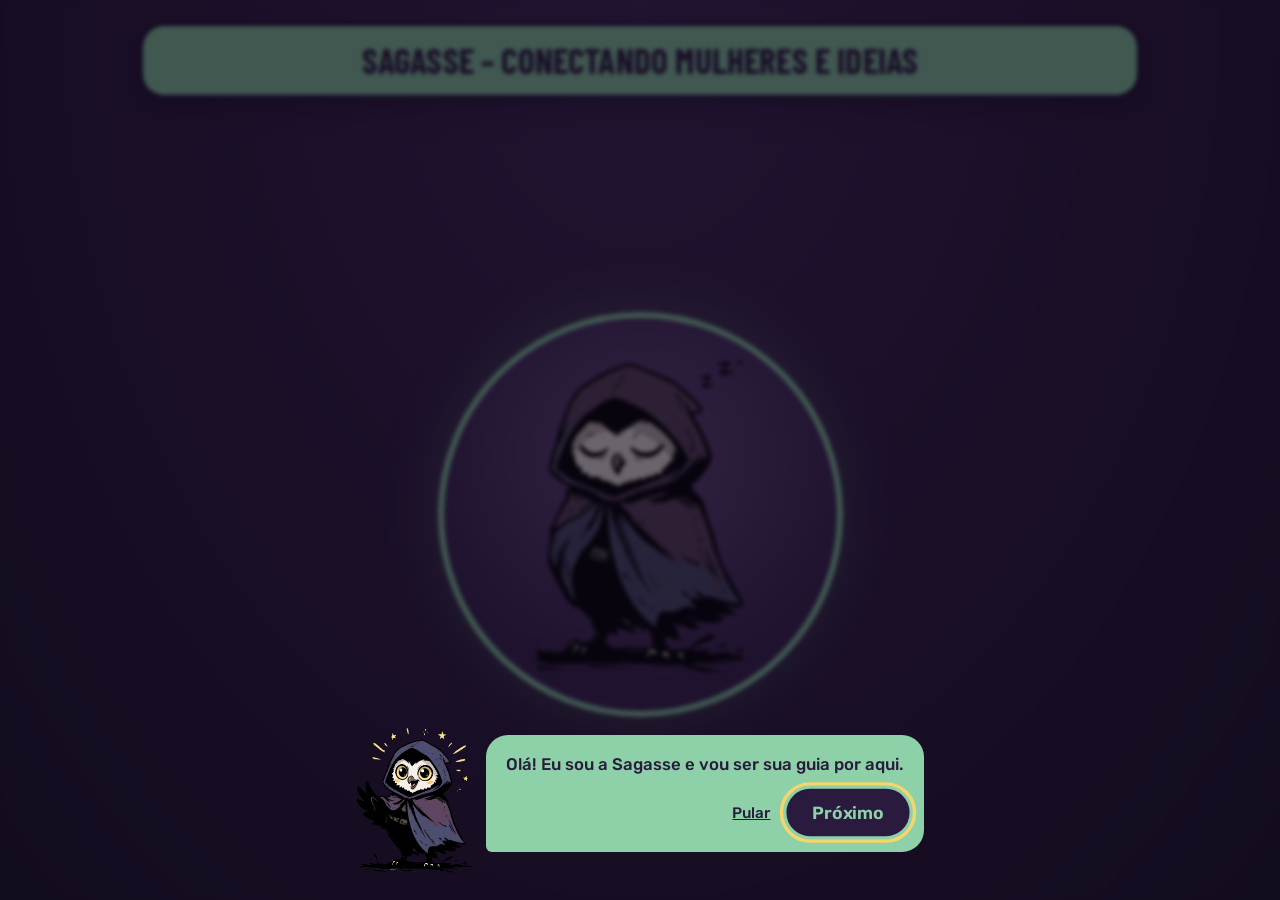
<file: index.html>
<!DOCTYPE html>
<html lang="pt-BR">
<head>
  <meta charset="UTF-8">
  <meta name="viewport" content="width=device-width, initial-scale=1">
  <title>Sagasse – Mulheres que transformaram a tecnologia</title>
  <meta name="description" content="Inspire-se com as pioneiras que moldaram o mundo digital.">
  <link rel="icon" type="image/png" href="./imgs/iconssagassemini.png">
  <link rel="preconnect" href="https://fonts.googleapis.com">
  <link rel="preconnect" href="https://fonts.gstatic.com" crossorigin>
  <link href="https://fonts.googleapis.com/css2?family=Barlow+Condensed:wght@700&family=Rubik:wght@400;500;600&display=swap" rel="stylesheet">
  <link rel="stylesheet" href="./css/style.css">
  <!-- Preloader só aparece na 1ª visita da sessão (volta à home não repete) -->
  <script>try{if(sessionStorage.getItem('sagassePre'))document.documentElement.classList.add('sem-pre')}catch(e){}</script>
</head>
<body class="pg-home">
  <!-- TÍTULO DO TOPO (style.css › [SG8]) -->
  <h1 class="titulo-home">Sagasse – conectando mulheres e ideias</h1>

  <!-- PRELOADER: círculo sobe de baixo até o centro e expande mostrando a Sagasse (style.css › [SG2]) -->
  <div class="preloader" id="preloader" aria-hidden="true">
    <div class="pre-circulo"><img src="./imgsquiz/sagasseDormindo.png" alt=""></div>
  </div>

  <!-- HUB: botão grande da Sagasse + opções que flutuam ao redor quando ela acorda (style.css › [SG3] e [SG4]) -->
  <main class="hub" id="hub">
    <div class="orbita" aria-hidden="true"></div>

    <!-- OPÇÕES (antes ficavam na barra lateral). Para mudar a posição use --ux/--uy (-1 a 1) -->
    <ul class="opcoes" id="opcoes" aria-label="Menu principal">
      <li class="opt" style="--i:0;--ux:0;--uy:-1;--ring:var(--mint)">
        <div class="flut"><a class="anim sg-opt" href="./pagesHome/historias.html"><span class="sg-ico"><svg viewBox="0 0 24 24" aria-hidden="true"><path d="M2 5.5C4.5 4 8 4 12 6c4-2 7.5-2 10-.5V19c-2.5-1.5-6-1.5-10 .5-4-2-7.5-2-10-.5z"/><path d="M12 6v13.5"/></svg></span><span class="sg-rotulo">Histórias delas</span></a></div>
      </li>
      <li class="opt" style="--i:1;--ux:0.951;--uy:-0.309;--ring:var(--gold)">
        <div class="flut"><a class="anim sg-opt" href="./pagesHome/chat.html"><span class="sg-ico"><svg viewBox="0 0 24 24" aria-hidden="true"><path d="M21 12a8 8 0 0 1-11.8 7L4 20.5 5.5 16A8 8 0 1 1 21 12z"/></svg></span><span class="sg-rotulo">Chat</span></a></div>
      </li>
      <li class="opt" style="--i:2;--ux:0.588;--uy:0.809;--ring:#c8b6ff">
        <div class="flut"><a class="anim sg-opt" href="./pagesHome/cursos.html"><span class="sg-ico"><svg viewBox="0 0 24 24" aria-hidden="true"><path d="M2 9l10-5 10 5-10 5z"/><path d="M6 11.5V16c0 1.5 3 3 6 3s6-1.5 6-3v-4.5"/><path d="M22 9v6"/></svg></span><span class="sg-rotulo">Cursos</span></a></div>
      </li>
      <li class="opt" style="--i:3;--ux:-0.588;--uy:0.809;--ring:var(--mint)">
        <div class="flut"><a class="anim sg-opt" href="./pagesHome/quiz.html"><span class="sg-ico"><svg viewBox="0 0 24 24" aria-hidden="true"><circle cx="12" cy="12" r="9"/><path d="M9.5 9.5a2.5 2.5 0 1 1 3.5 2.3c-.7.4-1 .9-1 1.7"/><path d="M12 17h.01"/></svg></span><span class="sg-rotulo">Quiz</span></a></div>
      </li>
      <li class="opt" style="--i:4;--ux:-0.951;--uy:-0.309;--ring:var(--gold)">
        <div class="flut"><a class="anim sg-opt" href="#"><span class="sg-ico"><svg viewBox="0 0 24 24" aria-hidden="true"><path d="M12.22 2h-.44a2 2 0 0 0-2 2v.18a2 2 0 0 1-1 1.73l-.43.25a2 2 0 0 1-2 0l-.15-.08a2 2 0 0 0-2.73.73l-.22.38a2 2 0 0 0 .73 2.73l.15.1a2 2 0 0 1 1 1.72v.51a2 2 0 0 1-1 1.74l-.15.09a2 2 0 0 0-.73 2.73l.22.38a2 2 0 0 0 2.73.73l.15-.08a2 2 0 0 1 2 0l.43.25a2 2 0 0 1 1 1.73V20a2 2 0 0 0 2 2h.44a2 2 0 0 0 2-2v-.18a2 2 0 0 1 1-1.73l.43-.25a2 2 0 0 1 2 0l.15.08a2 2 0 0 0 2.73-.73l.22-.39a2 2 0 0 0-.73-2.73l-.15-.08a2 2 0 0 1-1-1.74v-.5a2 2 0 0 1 1-1.74l.15-.09a2 2 0 0 0 .73-2.73l-.22-.38a2 2 0 0 0-2.73-.73l-.15.08a2 2 0 0 1-2 0l-.43-.25a2 2 0 0 1-1-1.73V4a2 2 0 0 0-2-2z"/><circle cx="12" cy="12" r="3"/></svg></span><span class="sg-rotulo">Configurações</span></a></div>
      </li>
    </ul>

    <!-- BOTÃO DA SAGASSE (dormindo → acordada ao clicar) -->
    <button class="anim sagasse-btn" id="sagasseBtn" type="button" aria-expanded="false" aria-controls="opcoes" aria-label="Acordar a Sagasse e abrir o menu">
      <span class="eco"></span><span class="eco"></span>
      <span class="respira">
        <span class="disco">
          <img class="img-dorme" src="./imgsquiz/sagasseDormindo.png" alt="Sagasse dormindo">
          <img class="img-acorda" src="./imgsquiz/sagasseRadiante.png" alt="Sagasse acordada">
        </span>
      </span>
    </button>
  </main>

  <!-- TUTORIAL (só na 1ª visita; texto dos passos em js/sagasse.js) -->
  <div class="tutorial" id="tutorial" role="dialog" aria-modal="true" aria-label="Tutorial da Sagasse" hidden>
    <div class="tut-card">
      <img class="tut-avatar" src="./imgsquiz/sagasseRadiante.png" alt="Sagasse">
      <div class="tut-fala">
        <p id="tutTexto"></p>
        <div class="tut-acoes">
          <button class="anim tut-pular" id="tutPular" type="button">Pular</button>
          <button class="anim tut-prox" id="tutProx" type="button">Próximo</button>
        </div>
      </div>
    </div>
  </div>

  <script src="./js/script.js"></script>
  <script src="./js/sagasse.js"></script>
</body>
</html>
</file>
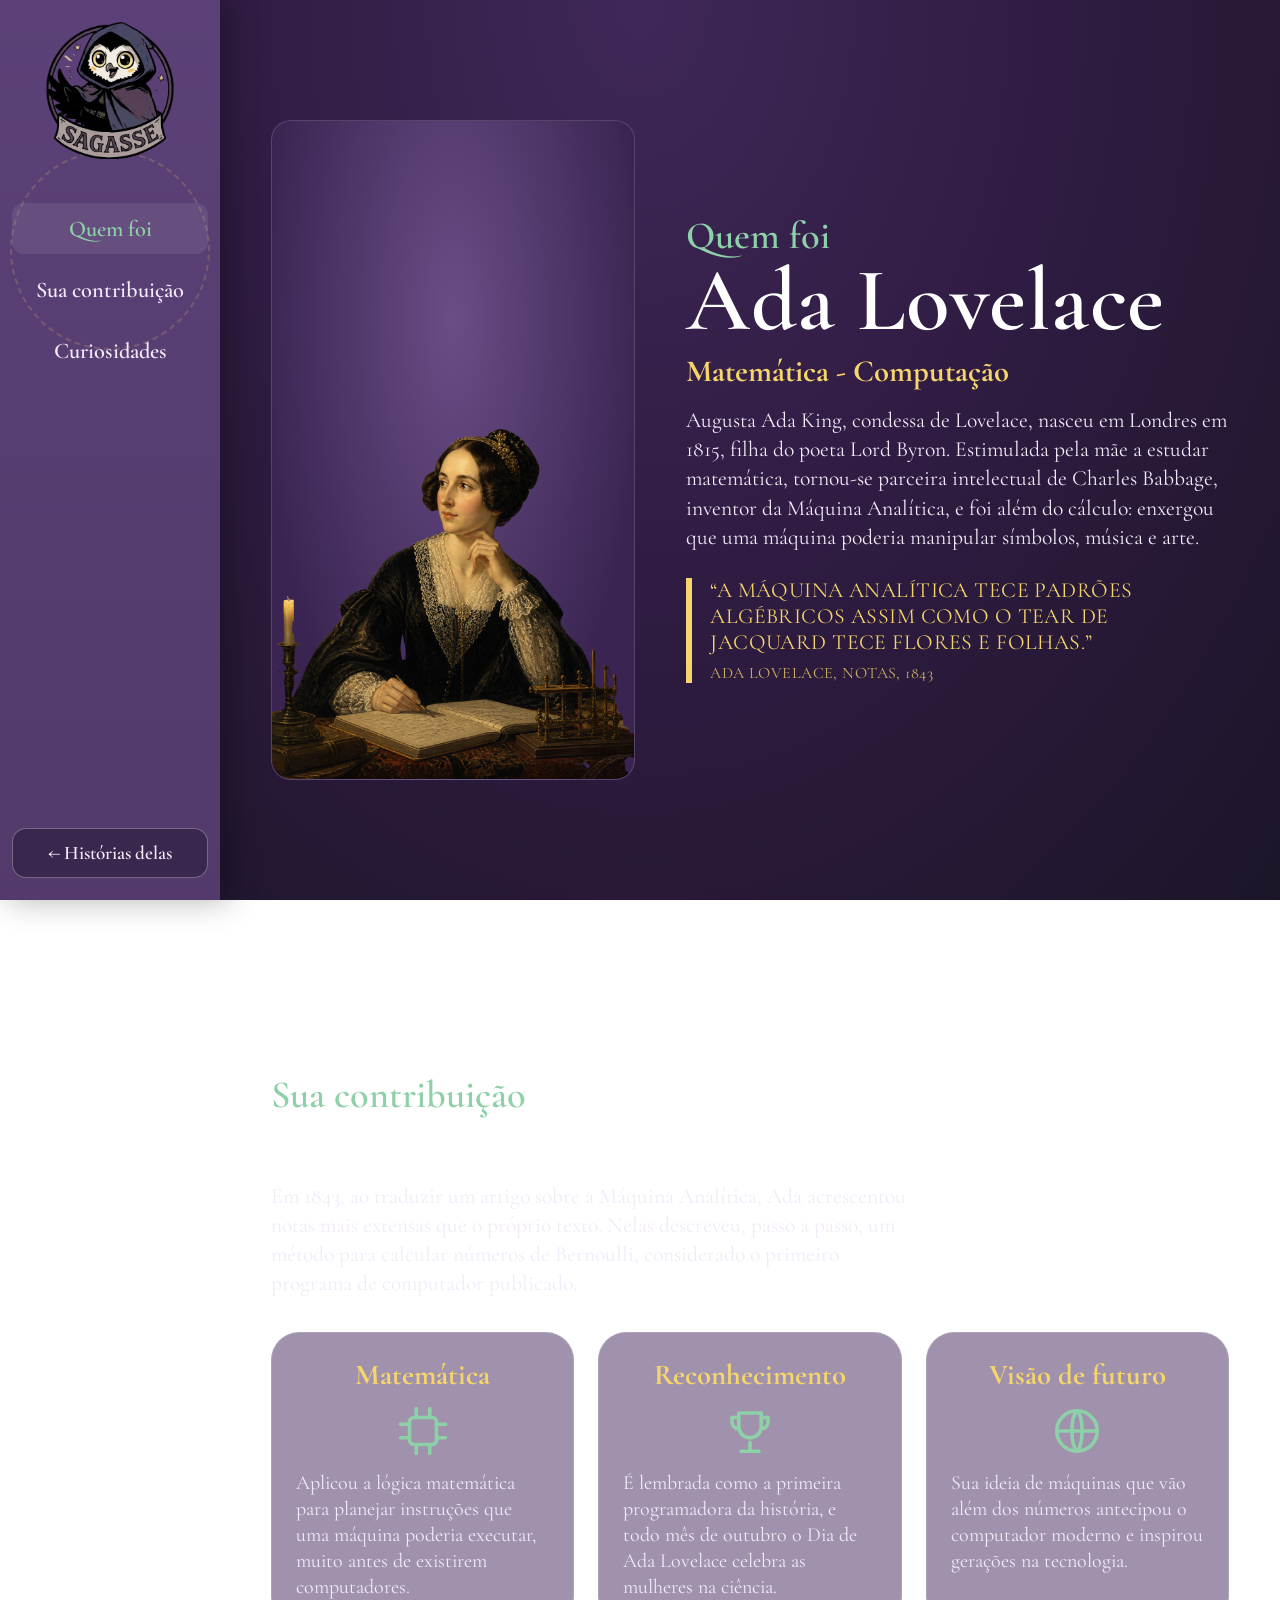
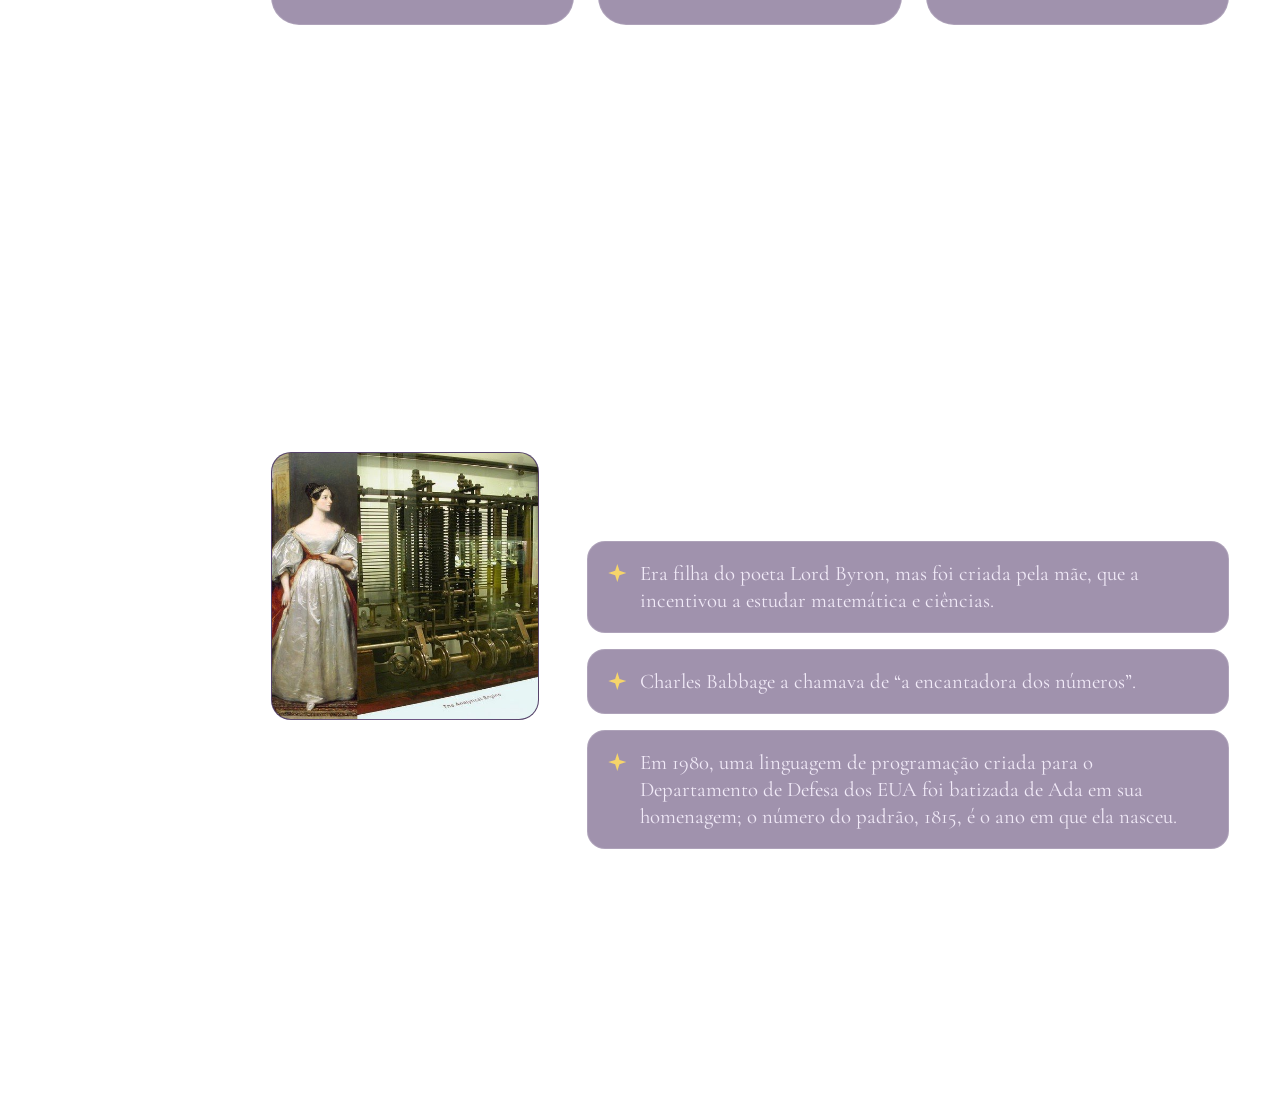
<file: pagesDelas/Adapage.html>
<!DOCTYPE html>
<html lang="pt-BR">
<head>
  <meta charset="UTF-8">
  <meta name="viewport" content="width=device-width, initial-scale=1">
  <title>Ada Lovelace – Sagasse</title>
   <link rel="icon" type="image/png" href="../imgs/iconssagassemini.png">
  <link rel="preconnect" href="https://fonts.googleapis.com">
  <link rel="preconnect" href="https://fonts.gstatic.com" crossorigin>
  <link href="https://fonts.googleapis.com/css2?family=Cormorant+Garamond:wght@500;600;700&family=Rubik:wght@400;500;600&display=swap" rel="stylesheet">
  <link rel="stylesheet" href="../css/style.css">
</head>
<body class="pg-dedicada">

  <!-- BARRA LATERAL FIXA — estilos em style.css › [3] BARRA LATERAL FIXA -->
  <aside class="lateral">
    <a class="anim logo-lat" href="../index.html" aria-label="Voltar à página inicial"><img src="../imgs/iconssagasselogo.png" alt="Sagasse"></a>
    <nav aria-label="Seções desta página">
      <a class="anim" href="#quem-foi">Quem foi</a>
      <a class="anim" href="#contribuicao">Sua contribuição</a>
      <a class="anim" href="#curiosidades">Curiosidades</a>
    </nav>
    <a class="anim voltar" href="../pagesHome/historias.html">← Histórias delas</a>
  </aside>

  <main>
    <!-- SEÇÃO 1: QUEM FOI — style.css › [4] -->
    <section class="sec quem" id="quem-foi">
      <figure class="retrato"><img src="../imgs/Adahomepage.png" alt="Retrato de Ada Lovelace escrevendo à luz de vela"></figure>
      <div>
        <p class="rotulo">Quem foi</p>
        <h1 class="titulao">Ada Lovelace</h1>
        <p class="areas">Matemática - Computação</p>
        <p class="texto">Augusta Ada King, condessa de Lovelace, nasceu em Londres em 1815, filha do poeta Lord Byron. Estimulada pela mãe a estudar matemática, tornou-se parceira intelectual de Charles Babbage, inventor da Máquina Analítica, e foi além do cálculo: enxergou que uma máquina poderia manipular símbolos, música e arte.</p>
        <blockquote class="citacao">“A Máquina Analítica tece padrões algébricos assim como o tear de Jacquard tece flores e folhas.”<cite>Ada Lovelace, Notas, 1843</cite></blockquote>
      </div>
    </section>

    <!-- SEÇÃO 2: SUA CONTRIBUIÇÃO (para incluir uma imagem, como a máquina do mockup, adicione um <img> aqui) -->
    <section class="sec" id="contribuicao">
      <p class="rotulo">Sua contribuição</p>
      <h2 class="titulao tit-md">O Primeiro Algoritmo</h2>
      <p class="texto">Em 1843, ao traduzir um artigo sobre a Máquina Analítica, Ada acrescentou notas mais extensas que o próprio texto. Nelas descreveu, passo a passo, um método para calcular números de Bernoulli, considerado o primeiro programa de computador publicado.</p>
      <div class="cards3">
        <article class="cartao">
          <h3>Matemática</h3>
          <svg viewBox="0 0 24 24" aria-hidden="true"><rect x="6" y="6" width="12" height="12" rx="2"/><path d="M9 2v4M15 2v4M9 18v4M15 18v4M2 9h4M2 15h4M18 9h4M18 15h4"/></svg>
          <p>Aplicou a lógica matemática para planejar instruções que uma máquina poderia executar, muito antes de existirem computadores.</p>
        </article>
        <article class="cartao">
          <h3>Reconhecimento</h3>
          <svg viewBox="0 0 24 24" aria-hidden="true"><path d="M8 21h8M12 17v4M7 4h10v6a5 5 0 0 1-10 0z"/><path d="M7 6H4v2a3 3 0 0 0 3 3M17 6h3v2a3 3 0 0 1-3 3"/></svg>
          <p>É lembrada como a primeira programadora da história, e todo mês de outubro o Dia de Ada Lovelace celebra as mulheres na ciência.</p>
        </article>
        <article class="cartao">
          <h3>Visão de futuro</h3>
          <svg viewBox="0 0 24 24" aria-hidden="true"><circle cx="12" cy="12" r="9"/><path d="M3 12h18M12 3c3 3 3 15 0 18M12 3c-3 3-3 15 0 18"/></svg>
          <p>Sua ideia de máquinas que vão além dos números antecipou o computador moderno e inspirou gerações na tecnologia.</p>
        </article>
      </div>
    </section>

    <!-- SEÇÃO 3: CURIOSIDADES -->
    <section class="sec curio" id="curiosidades">
      <figure class="retrato"><img src="../imgs/Adacuriosidade.jpeg" alt="Retrato de Ada Lovelace escrevendo à luz de vela"></figure>
      <div>
        <h2 class="titulao tit-md">Curiosidades</h2>
        <ul>
        <li>Era filha do poeta Lord Byron, mas foi criada pela mãe, que a incentivou a estudar matemática e ciências.</li>
        <li>Charles Babbage a chamava de “a encantadora dos números”.</li>
        <li>Em 1980, uma linguagem de programação criada para o Departamento de Defesa dos EUA foi batizada de Ada em sua homenagem; o número do padrão, 1815, é o ano em que ela nasceu.</li>
        </ul>
      </div>
    </section>
  </main>

  <!-- BOTÃO VOLTAR AO TOPO (aparece ao rolar; lógica em script.js) -->
  <button class="anim topo-btn" type="button" aria-label="Voltar ao topo"><svg viewBox="0 0 24 24" aria-hidden="true"><path d="M12 19V5M5 12l7-7 7 7"/></svg></button>

  <script src="../js/script.js"></script>
</body>
</html>
</file>
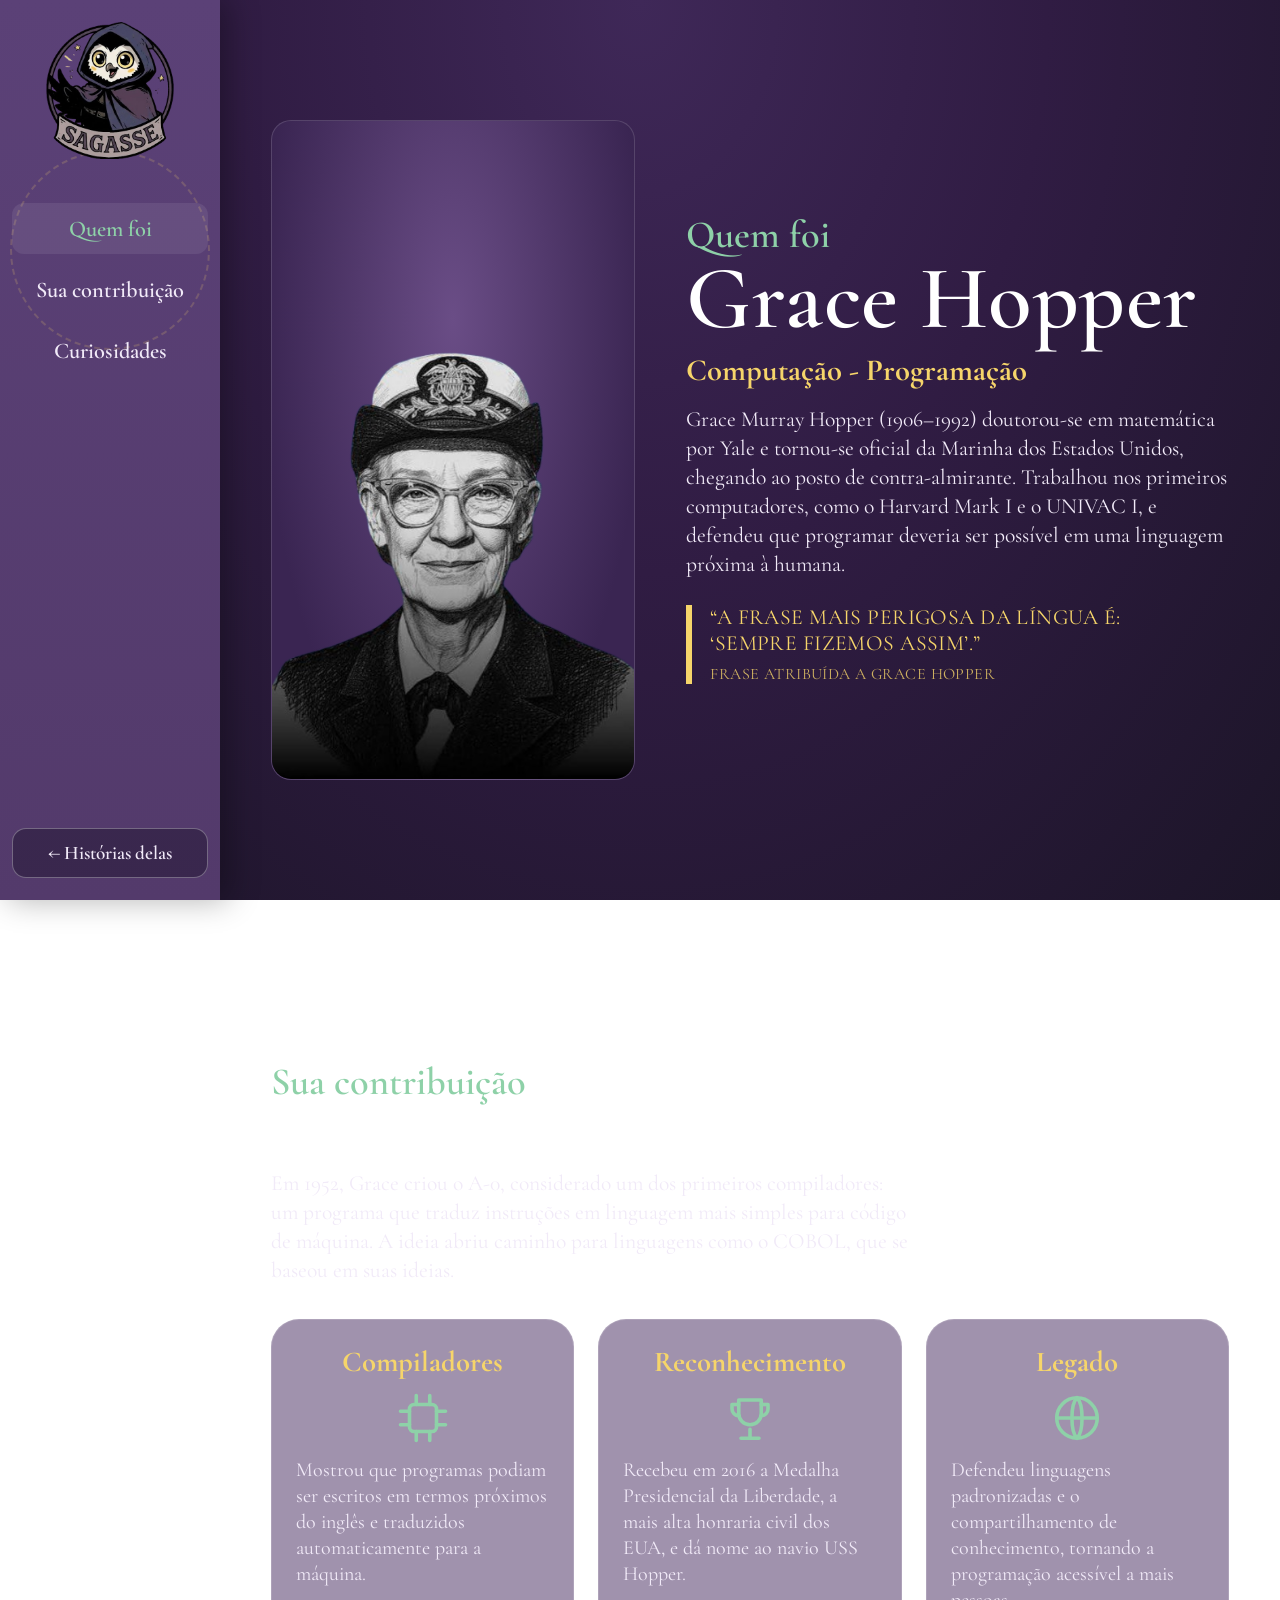
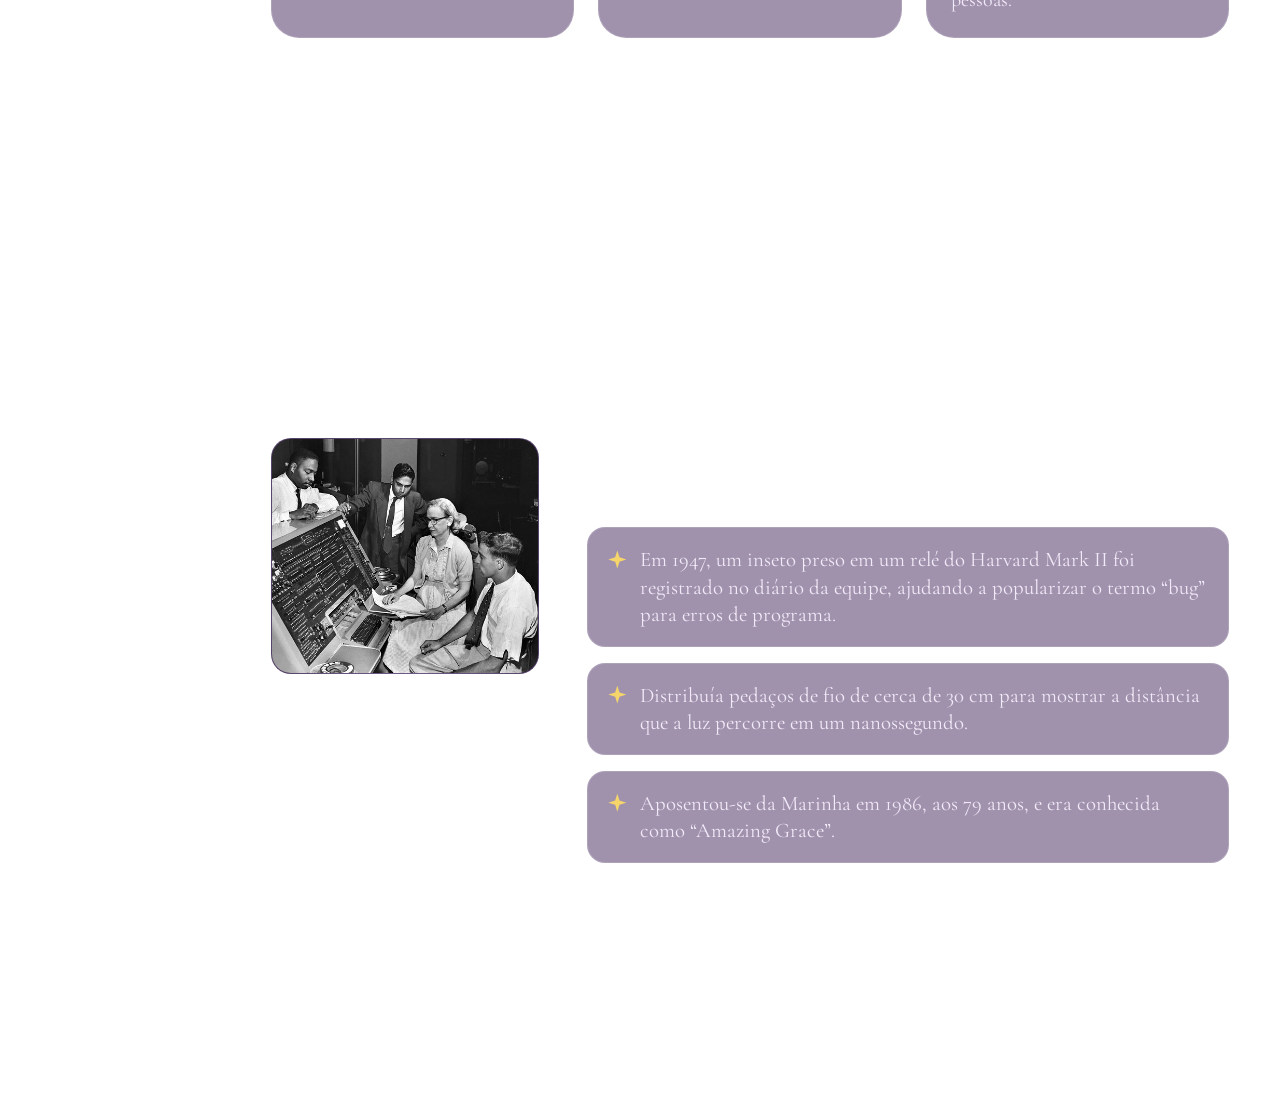
<file: pagesDelas/Gracepage.html>
<!DOCTYPE html>
<html lang="pt-BR">
<head>
  <meta charset="UTF-8">
  <meta name="viewport" content="width=device-width, initial-scale=1">
  <title>Grace Hopper – Sagasse</title>
   <link rel="icon" type="image/png" href="../imgs/iconssagassemini.png">
  <link rel="preconnect" href="https://fonts.googleapis.com">
  <link rel="preconnect" href="https://fonts.gstatic.com" crossorigin>
  <link href="https://fonts.googleapis.com/css2?family=Cormorant+Garamond:wght@500;600;700&family=Rubik:wght@400;500;600&display=swap" rel="stylesheet">
  <link rel="stylesheet" href="../css/style.css">
</head>
<body class="pg-dedicada">

  <!-- BARRA LATERAL FIXA — estilos em style.css › [3] BARRA LATERAL FIXA -->
  <aside class="lateral">
    <a class="anim logo-lat" href="../index.html" aria-label="Voltar à página inicial"><img src="../imgs/iconssagasselogo.png" alt="Sagasse"></a>
    <nav aria-label="Seções desta página">
      <a class="anim" href="#quem-foi">Quem foi</a>
      <a class="anim" href="#contribuicao">Sua contribuição</a>
      <a class="anim" href="#curiosidades">Curiosidades</a>
    </nav>
    <a class="anim voltar" href="../pagesHome/historias.html">← Histórias delas</a>
  </aside>

  <main>
    <!-- SEÇÃO 1: QUEM FOI — style.css › [4] -->
    <section class="sec quem" id="quem-foi">
      <figure class="retrato"><img src="../imgs/Gracehomepage.png" alt="Retrato de Grace Hopper com o quepe da Marinha"></figure>
      <div>
        <p class="rotulo">Quem foi</p>
        <h1 class="titulao">Grace Hopper</h1>
        <p class="areas">Computação - Programação</p>
        <p class="texto">Grace Murray Hopper (1906–1992) doutorou-se em matemática por Yale e tornou-se oficial da Marinha dos Estados Unidos, chegando ao posto de contra-almirante. Trabalhou nos primeiros computadores, como o Harvard Mark I e o UNIVAC I, e defendeu que programar deveria ser possível em uma linguagem próxima à humana.</p>
        <blockquote class="citacao">“A frase mais perigosa da língua é: ‘sempre fizemos assim’.”<cite>Frase atribuída a Grace Hopper</cite></blockquote>
      </div>
    </section>

    <!-- SEÇÃO 2: SUA CONTRIBUIÇÃO (para incluir uma imagem, como a máquina do mockup, adicione um <img> aqui) -->
    <section class="sec" id="contribuicao">
      <p class="rotulo">Sua contribuição</p>
      <h2 class="titulao tit-md">O Primeiro Compilador</h2>
      <p class="texto">Em 1952, Grace criou o A-0, considerado um dos primeiros compiladores: um programa que traduz instruções em linguagem mais simples para código de máquina. A ideia abriu caminho para linguagens como o COBOL, que se baseou em suas ideias.</p>
      <div class="cards3">
        <article class="cartao">
          <h3>Compiladores</h3>
          <svg viewBox="0 0 24 24" aria-hidden="true"><rect x="6" y="6" width="12" height="12" rx="2"/><path d="M9 2v4M15 2v4M9 18v4M15 18v4M2 9h4M2 15h4M18 9h4M18 15h4"/></svg>
          <p>Mostrou que programas podiam ser escritos em termos próximos do inglês e traduzidos automaticamente para a máquina.</p>
        </article>
        <article class="cartao">
          <h3>Reconhecimento</h3>
          <svg viewBox="0 0 24 24" aria-hidden="true"><path d="M8 21h8M12 17v4M7 4h10v6a5 5 0 0 1-10 0z"/><path d="M7 6H4v2a3 3 0 0 0 3 3M17 6h3v2a3 3 0 0 1-3 3"/></svg>
          <p>Recebeu em 2016 a Medalha Presidencial da Liberdade, a mais alta honraria civil dos EUA, e dá nome ao navio USS Hopper.</p>
        </article>
        <article class="cartao">
          <h3>Legado</h3>
          <svg viewBox="0 0 24 24" aria-hidden="true"><circle cx="12" cy="12" r="9"/><path d="M3 12h18M12 3c3 3 3 15 0 18M12 3c-3 3-3 15 0 18"/></svg>
          <p>Defendeu linguagens padronizadas e o compartilhamento de conhecimento, tornando a programação acessível a mais pessoas.</p>
        </article>
      </div>
    </section>

    <!-- SEÇÃO 3: CURIOSIDADES -->
    <section class="sec curio" id="curiosidades">
      <figure class="retrato"><img src="../imgs/Gracecuriosidade.jpg" alt="Retrato de Grace Hopper com o quepe da Marinha"></figure>
      <div>
        <h2 class="titulao tit-md">Curiosidades</h2>
        <ul>
        <li>Em 1947, um inseto preso em um relé do Harvard Mark II foi registrado no diário da equipe, ajudando a popularizar o termo “bug” para erros de programa.</li>
        <li>Distribuía pedaços de fio de cerca de 30 cm para mostrar a distância que a luz percorre em um nanossegundo.</li>
        <li>Aposentou-se da Marinha em 1986, aos 79 anos, e era conhecida como “Amazing Grace”.</li>
        </ul>
      </div>
    </section>
  </main>

  <!-- BOTÃO VOLTAR AO TOPO (aparece ao rolar; lógica em script.js) -->
  <button class="anim topo-btn" type="button" aria-label="Voltar ao topo"><svg viewBox="0 0 24 24" aria-hidden="true"><path d="M12 19V5M5 12l7-7 7 7"/></svg></button>

  <script src="../js/script.js"></script>
</body>
</html>
</file>
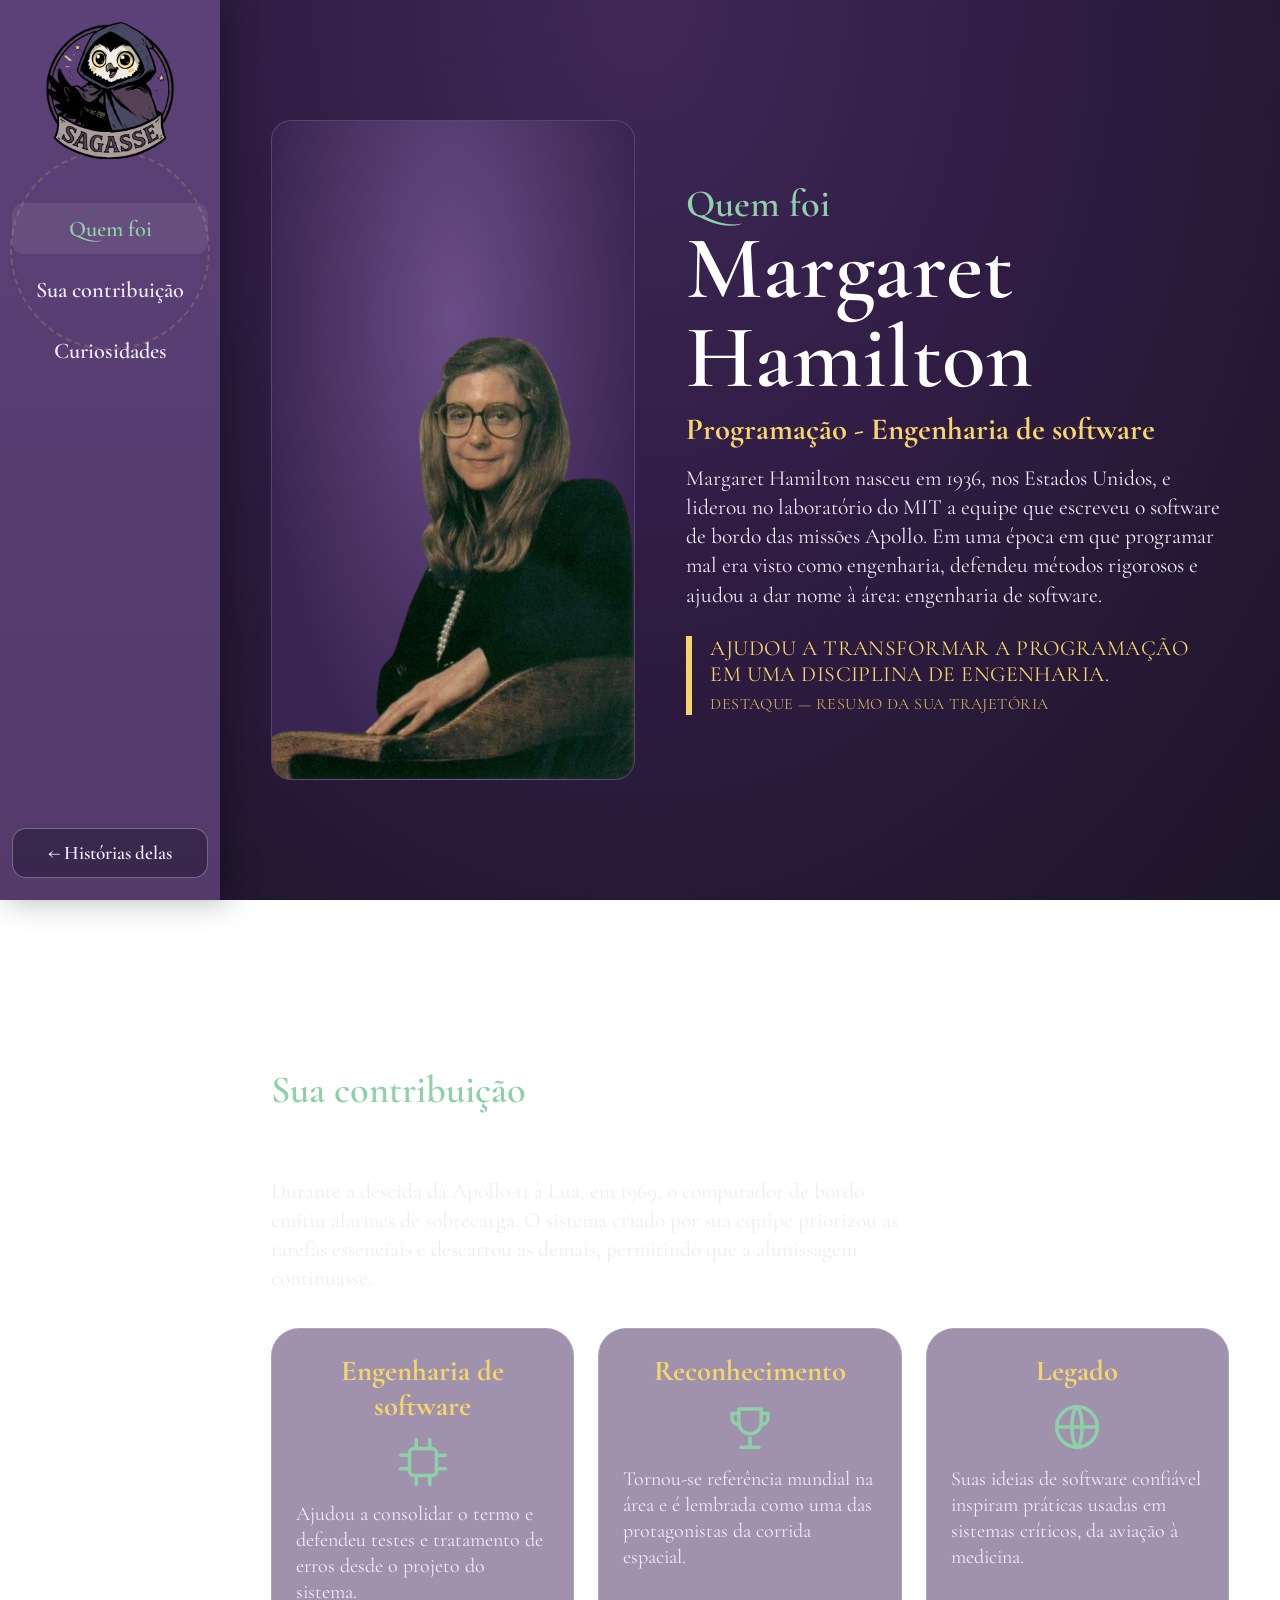
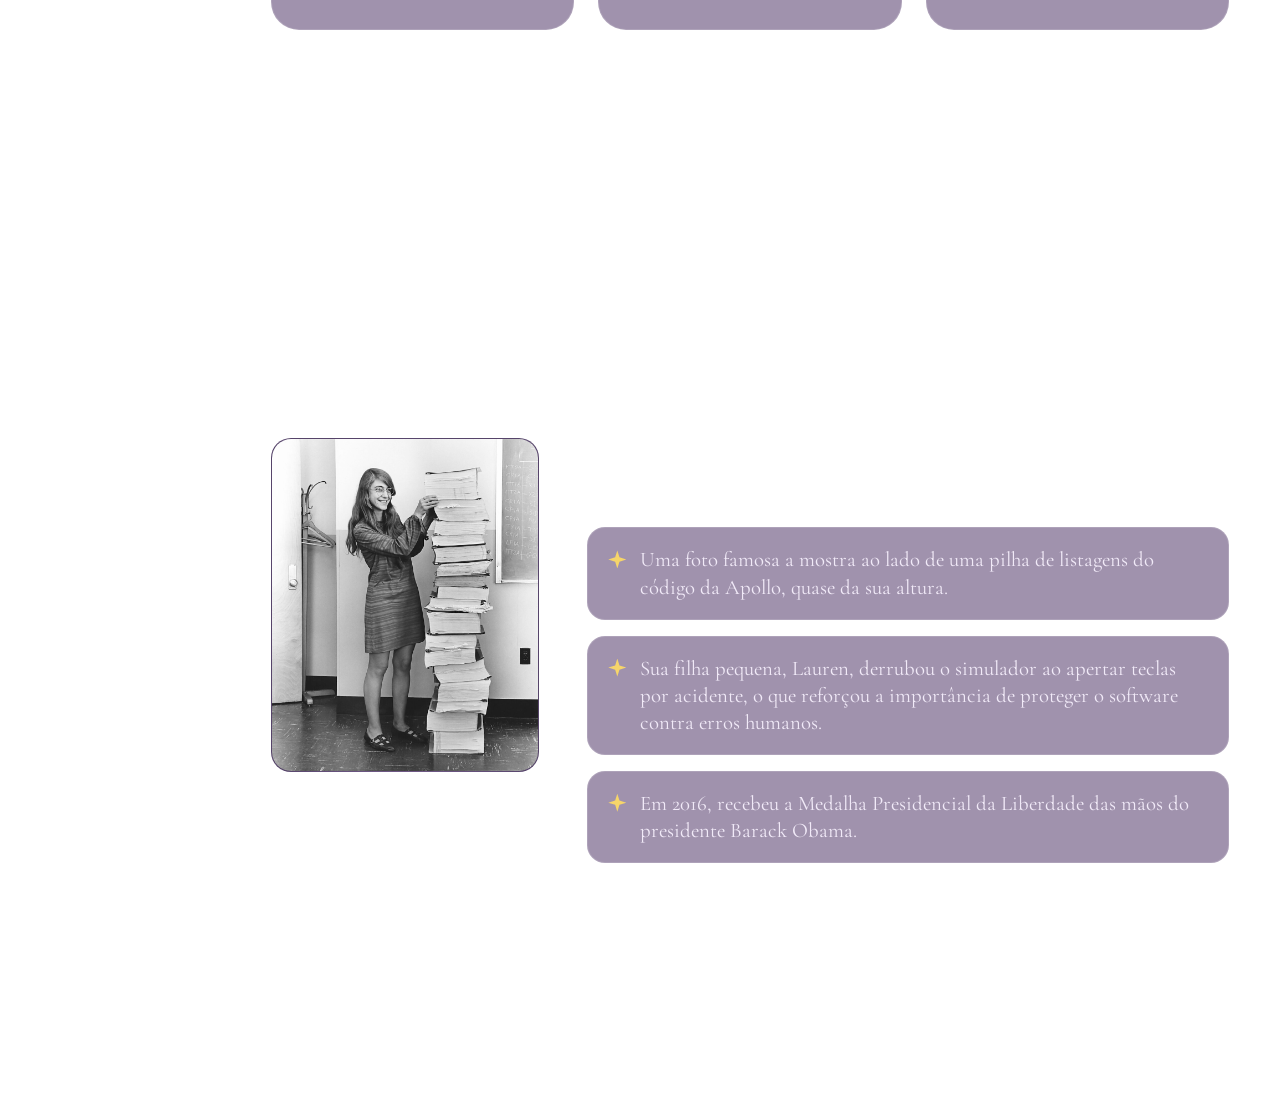
<file: pagesDelas/Margaretpage.html>
<!DOCTYPE html>
<html lang="pt-BR">
<head>
  <meta charset="UTF-8">
  <meta name="viewport" content="width=device-width, initial-scale=1">
  <title>Margaret Hamilton – Sagasse</title>
   <link rel="icon" type="image/png" href="../imgs/iconssagassemini.png">
  <link rel="preconnect" href="https://fonts.googleapis.com">
  <link rel="preconnect" href="https://fonts.gstatic.com" crossorigin>
  <link href="https://fonts.googleapis.com/css2?family=Cormorant+Garamond:wght@500;600;700&family=Rubik:wght@400;500;600&display=swap" rel="stylesheet">
  <link rel="stylesheet" href="../css/style.css">
</head>
<body class="pg-dedicada">

  <!-- BARRA LATERAL FIXA — estilos em style.css › [3] BARRA LATERAL FIXA -->
  <aside class="lateral">
    <a class="anim logo-lat" href="../index.html" aria-label="Voltar à página inicial"><img src="../imgs/iconssagasselogo.png" alt="Sagasse"></a>
    <nav aria-label="Seções desta página">
      <a class="anim" href="#quem-foi">Quem foi</a>
      <a class="anim" href="#contribuicao">Sua contribuição</a>
      <a class="anim" href="#curiosidades">Curiosidades</a>
    </nav>
    <a class="anim voltar" href="../pagesHome/historias.html">← Histórias delas</a>
  </aside>

  <main>
    <!-- SEÇÃO 1: QUEM FOI — style.css › [4] -->
    <section class="sec quem" id="quem-foi">
      <figure class="retrato"><img src="../imgs/Margarethomepage.png" alt="Retrato de Margaret Hamilton sentada"></figure>
      <div>
        <p class="rotulo">Quem foi</p>
        <h1 class="titulao">Margaret Hamilton</h1>
        <p class="areas">Programação - Engenharia de software</p>
        <p class="texto">Margaret Hamilton nasceu em 1936, nos Estados Unidos, e liderou no laboratório do MIT a equipe que escreveu o software de bordo das missões Apollo. Em uma época em que programar mal era visto como engenharia, defendeu métodos rigorosos e ajudou a dar nome à área: engenharia de software.</p>
        <blockquote class="citacao">Ajudou a transformar a programação em uma disciplina de engenharia.<cite>Destaque — <!-- TROQUE por uma citação dela, se preferir -->resumo da sua trajetória</cite></blockquote>
      </div>
    </section>

    <!-- SEÇÃO 2: SUA CONTRIBUIÇÃO (para incluir uma imagem, como a máquina do mockup, adicione um <img> aqui) -->
    <section class="sec" id="contribuicao">
      <p class="rotulo">Sua contribuição</p>
      <h2 class="titulao tit-md">O Software da Apollo 11</h2>
      <p class="texto">Durante a descida da Apollo 11 à Lua, em 1969, o computador de bordo emitiu alarmes de sobrecarga. O sistema criado por sua equipe priorizou as tarefas essenciais e descartou as demais, permitindo que a alunissagem continuasse.</p>
      <div class="cards3">
        <article class="cartao">
          <h3>Engenharia de software</h3>
          <svg viewBox="0 0 24 24" aria-hidden="true"><rect x="6" y="6" width="12" height="12" rx="2"/><path d="M9 2v4M15 2v4M9 18v4M15 18v4M2 9h4M2 15h4M18 9h4M18 15h4"/></svg>
          <p>Ajudou a consolidar o termo e defendeu testes e tratamento de erros desde o projeto do sistema.</p>
        </article>
        <article class="cartao">
          <h3>Reconhecimento</h3>
          <svg viewBox="0 0 24 24" aria-hidden="true"><path d="M8 21h8M12 17v4M7 4h10v6a5 5 0 0 1-10 0z"/><path d="M7 6H4v2a3 3 0 0 0 3 3M17 6h3v2a3 3 0 0 1-3 3"/></svg>
          <p>Tornou-se referência mundial na área e é lembrada como uma das protagonistas da corrida espacial.</p>
        </article>
        <article class="cartao">
          <h3>Legado</h3>
          <svg viewBox="0 0 24 24" aria-hidden="true"><circle cx="12" cy="12" r="9"/><path d="M3 12h18M12 3c3 3 3 15 0 18M12 3c-3 3-3 15 0 18"/></svg>
          <p>Suas ideias de software confiável inspiram práticas usadas em sistemas críticos, da aviação à medicina.</p>
        </article>
      </div>
    </section>

    <!-- SEÇÃO 3: CURIOSIDADES -->
    <section class="sec curio" id="curiosidades">
      <figure class="retrato"><img src="../imgs/Margaretcuriosidade.jpg" alt="Retrato de Margaret Hamilton sentada"></figure>
      <div>
        <h2 class="titulao tit-md">Curiosidades</h2>
        <ul>
        <li>Uma foto famosa a mostra ao lado de uma pilha de listagens do código da Apollo, quase da sua altura.</li>
        <li>Sua filha pequena, Lauren, derrubou o simulador ao apertar teclas por acidente, o que reforçou a importância de proteger o software contra erros humanos.</li>
        <li>Em 2016, recebeu a Medalha Presidencial da Liberdade das mãos do presidente Barack Obama.</li>
        </ul>
      </div>
    </section>
  </main>

  <!-- BOTÃO VOLTAR AO TOPO (aparece ao rolar; lógica em script.js) -->
  <button class="anim topo-btn" type="button" aria-label="Voltar ao topo"><svg viewBox="0 0 24 24" aria-hidden="true"><path d="M12 19V5M5 12l7-7 7 7"/></svg></button>

  <script src="../js/script.js"></script>
</body>
</html>
</file>
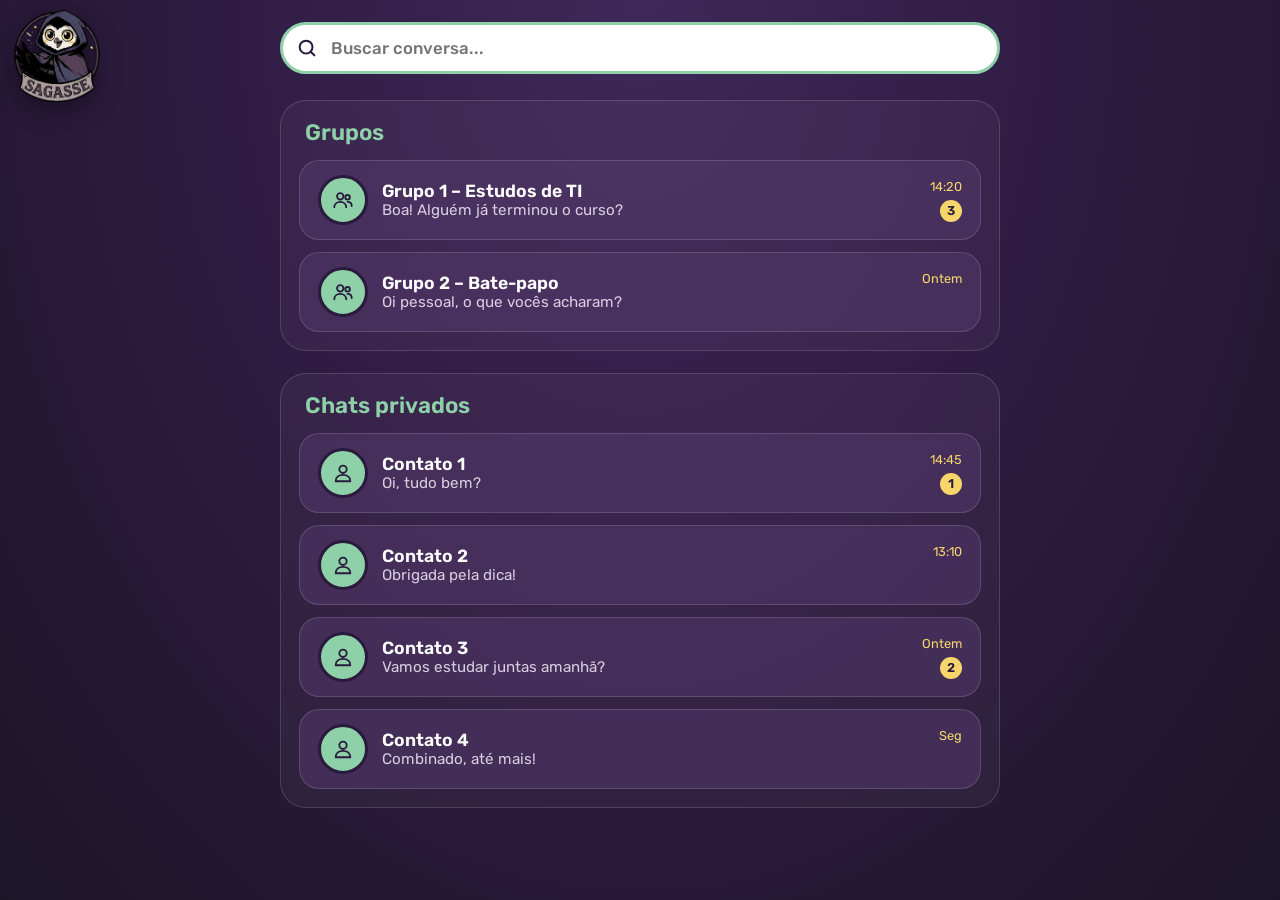
<file: pagesHome/chat.html>
<!DOCTYPE html>
<html lang="pt-BR">
<head>
  <meta charset="UTF-8">
  <meta name="viewport" content="width=device-width, initial-scale=1">
  <title>Conversas – Sagasse</title>
  <link rel="icon" type="image/png" href="../imgs/iconssagassemini.png">
  <link rel="preconnect" href="https://fonts.googleapis.com">
  <link rel="preconnect" href="https://fonts.gstatic.com" crossorigin>
  <link href="https://fonts.googleapis.com/css2?family=Rubik:wght@400;500;600&display=swap" rel="stylesheet">
  <link rel="stylesheet" href="../css/style.css">
</head>
<body class="pg-chat">

  <!-- MENU DA SAGASSE: o logo é o botão; ao clicar, as opções aparecem abaixo dele (style.css › [SG6]) -->
  <nav class="sg-menu" id="sgMenu" aria-label="Menu principal">
    <button class="anim sg-logo" id="sgLogo" type="button" aria-expanded="false" aria-controls="sgOpcoes" aria-label="Abrir o menu da Sagasse">
      <img src="../imgs/iconssagasselogo.png" alt="Sagasse">
    </button>
    <ul class="sg-opcoes" id="sgOpcoes">
      <li style="--i:0;--ring:var(--mint)"><div class="flut"><a class="anim sg-opt" href="../index.html"><span class="sg-ico"><svg viewBox="0 0 24 24" aria-hidden="true"><path d="M3 11l9-8 9 8"/><path d="M5 10v10h5v-6h4v6h5V10"/></svg></span><span class="sg-rotulo">Início</span></a></div></li>
      <li style="--i:1;--ring:var(--gold)"><div class="flut"><a class="anim sg-opt" href="./historias.html"><span class="sg-ico"><svg viewBox="0 0 24 24" aria-hidden="true"><path d="M2 5.5C4.5 4 8 4 12 6c4-2 7.5-2 10-.5V19c-2.5-1.5-6-1.5-10 .5-4-2-7.5-2-10-.5z"/><path d="M12 6v13.5"/></svg></span><span class="sg-rotulo">Histórias delas</span></a></div></li>
      <li style="--i:2;--ring:#c8b6ff"><div class="flut"><a class="anim sg-opt" href="./chat.html"><span class="sg-ico"><svg viewBox="0 0 24 24" aria-hidden="true"><path d="M21 12a8 8 0 0 1-11.8 7L4 20.5 5.5 16A8 8 0 1 1 21 12z"/></svg></span><span class="sg-rotulo">Chat</span></a></div></li>
      <li style="--i:3;--ring:var(--mint)"><div class="flut"><a class="anim sg-opt" href="./cursos.html"><span class="sg-ico"><svg viewBox="0 0 24 24" aria-hidden="true"><path d="M2 9l10-5 10 5-10 5z"/><path d="M6 11.5V16c0 1.5 3 3 6 3s6-1.5 6-3v-4.5"/><path d="M22 9v6"/></svg></span><span class="sg-rotulo">Cursos</span></a></div></li>
      <li style="--i:4;--ring:var(--gold)"><div class="flut"><a class="anim sg-opt" href="./quiz.html"><span class="sg-ico"><svg viewBox="0 0 24 24" aria-hidden="true"><circle cx="12" cy="12" r="9"/><path d="M9.5 9.5a2.5 2.5 0 1 1 3.5 2.3c-.7.4-1 .9-1 1.7"/><path d="M12 17h.01"/></svg></span><span class="sg-rotulo">Quiz</span></a></div></li>
      <li style="--i:5;--ring:#c8b6ff"><div class="flut"><a class="anim sg-opt" href="#"><span class="sg-ico"><svg viewBox="0 0 24 24" aria-hidden="true"><path d="M12.22 2h-.44a2 2 0 0 0-2 2v.18a2 2 0 0 1-1 1.73l-.43.25a2 2 0 0 1-2 0l-.15-.08a2 2 0 0 0-2.73.73l-.22.38a2 2 0 0 0 .73 2.73l.15.1a2 2 0 0 1 1 1.72v.51a2 2 0 0 1-1 1.74l-.15.09a2 2 0 0 0-.73 2.73l.22.38a2 2 0 0 0 2.73.73l.15-.08a2 2 0 0 1 2 0l.43.25a2 2 0 0 1 1 1.73V20a2 2 0 0 0 2 2h.44a2 2 0 0 0 2-2v-.18a2 2 0 0 1 1-1.73l.43-.25a2 2 0 0 1 2 0l.15.08a2 2 0 0 0 2.73-.73l.22-.39a2 2 0 0 0-.73-2.73l-.15-.08a2 2 0 0 1-1-1.74v-.5a2 2 0 0 1 1-1.74l.15-.09a2 2 0 0 0 .73-2.73l-.22-.38a2 2 0 0 0-2.73-.73l-.15.08a2 2 0 0 1-2 0l-.43-.25a2 2 0 0 1-1-1.73V4a2 2 0 0 0-2-2z"/><circle cx="12" cy="12" r="3"/></svg></span><span class="sg-rotulo">Configurações</span></a></div></li>
    </ul>
  </nav>
  <div class="sg-fundo" id="sgFundo"></div>
  <!-- ÍCONES reutilizados na página (use com <svg class="ic"><use href="#i-nome"/></svg>) -->
  <svg class="sprite" aria-hidden="true"><symbol id="i-voltar" viewBox="0 0 24 24"><path d="M19 12H5M11 6l-6 6 6 6"/></symbol><symbol id="i-fone" viewBox="0 0 24 24"><path d="M5 4h4l2 5-2.5 1.5a11 11 0 0 0 5 5L15 13l5 2v4a2 2 0 0 1-2 2A16 16 0 0 1 3 6a2 2 0 0 1 2-2z"/></symbol><symbol id="i-video" viewBox="0 0 24 24"><rect x="3" y="6" width="12" height="12" rx="2"/><path d="M15 10l6-3v10l-6-3z"/></symbol><symbol id="i-info" viewBox="0 0 24 24"><circle cx="12" cy="12" r="9"/><path d="M12 11v6M12 7.5h.01"/></symbol><symbol id="i-mic" viewBox="0 0 24 24"><rect x="9" y="3" width="6" height="12" rx="3"/><path d="M5 11a7 7 0 0 0 14 0M12 18v3"/></symbol><symbol id="i-micoff" viewBox="0 0 24 24"><rect x="9" y="3" width="6" height="12" rx="3"/><path d="M5 11a7 7 0 0 0 14 0M12 18v3M3 3l18 18"/></symbol><symbol id="i-lupa" viewBox="0 0 24 24"><circle cx="11" cy="11" r="7"/><path d="m20 20-4-4"/></symbol><symbol id="i-rec" viewBox="0 0 24 24"><circle cx="12" cy="12" r="8"/><circle cx="12" cy="12" r="3" fill="currentColor"/></symbol><symbol id="i-recolher" viewBox="0 0 24 24"><path d="M9 4v5H4M15 4v5h5M9 20v-5H4M15 20v-5h5"/></symbol><symbol id="i-som" viewBox="0 0 24 24"><path d="M4 9v6h4l5 4V5L8 9z"/><path d="M16.5 8.5a5 5 0 0 1 0 7"/></symbol><symbol id="i-mais" viewBox="0 0 24 24"><circle cx="12" cy="5" r="1.2"/><circle cx="12" cy="12" r="1.2"/><circle cx="12" cy="19" r="1.2"/></symbol><symbol id="i-user" viewBox="0 0 24 24"><circle cx="12" cy="8" r="4"/><path d="M4 21c0-4.4 3.6-7 8-7s8 2.6 8 7z"/></symbol><symbol id="i-grupo" viewBox="0 0 24 24"><circle cx="9" cy="8" r="3.5"/><path d="M2.5 20c0-3.6 2.9-6 6.5-6s6.5 2.4 6.5 6"/><circle cx="17" cy="9" r="2.5"/><path d="M17 14c2.8 0 4.5 1.9 4.5 4.5"/></symbol><symbol id="i-relogio" viewBox="0 0 24 24"><circle cx="12" cy="12" r="9"/><path d="M12 7v5l3 2"/></symbol></svg>



  <main>
    <h1 class="sr-only">Conversas</h1>

    <!-- ===== TELA 1: LISTA — style.css › [CH2] ===== -->
    <section class="vista" id="vistaLista">
      <div class="lista-wrap">
        <div class="lista-topo"><div class="busca-topo"><svg class="ic " aria-hidden="true"><use href="#i-lupa"/></svg><input id="buscaChat" type="search" placeholder="Buscar conversa..." aria-label="Buscar conversa"></div></div>

        <!-- GRUPOS (separados dos privados). data-nome = nome exibido ao abrir -->
        <section class="bloco" aria-label="Grupos">
          <h2>Grupos</h2>
        <button class="conv" type="button" data-tipo="grupo" data-nome="Grupo 1 – Estudos de TI">
          <span class="avatar "><svg class="ic " aria-hidden="true"><use href="#i-grupo"/></svg></span>
          <span class="conv-txt"><strong>Grupo 1 – Estudos de TI</strong><span class="previa">Boa! Alguém já terminou o curso?</span></span>
          <span class="conv-meta"><time>14:20</time><span class="badge">3</span></span>
        </button>
        <button class="conv" type="button" data-tipo="grupo" data-nome="Grupo 2 – Bate-papo">
          <span class="avatar "><svg class="ic " aria-hidden="true"><use href="#i-grupo"/></svg></span>
          <span class="conv-txt"><strong>Grupo 2 – Bate-papo</strong><span class="previa">Oi pessoal, o que vocês acharam?</span></span>
          <span class="conv-meta"><time>Ontem</time></span>
        </button>
        </section>

        <!-- CHATS PRIVADOS -->
        <section class="bloco" aria-label="Chats privados">
          <h2>Chats privados</h2>
        <button class="conv" type="button" data-tipo="privado" data-nome="Contato 1">
          <span class="avatar "><svg class="ic " aria-hidden="true"><use href="#i-user"/></svg></span>
          <span class="conv-txt"><strong>Contato 1</strong><span class="previa">Oi, tudo bem?</span></span>
          <span class="conv-meta"><time>14:45</time><span class="badge">1</span></span>
        </button>
        <button class="conv" type="button" data-tipo="privado" data-nome="Contato 2">
          <span class="avatar "><svg class="ic " aria-hidden="true"><use href="#i-user"/></svg></span>
          <span class="conv-txt"><strong>Contato 2</strong><span class="previa">Obrigada pela dica!</span></span>
          <span class="conv-meta"><time>13:10</time></span>
        </button>
        <button class="conv" type="button" data-tipo="privado" data-nome="Contato 3">
          <span class="avatar "><svg class="ic " aria-hidden="true"><use href="#i-user"/></svg></span>
          <span class="conv-txt"><strong>Contato 3</strong><span class="previa">Vamos estudar juntas amanhã?</span></span>
          <span class="conv-meta"><time>Ontem</time><span class="badge">2</span></span>
        </button>
        <button class="conv" type="button" data-tipo="privado" data-nome="Contato 4">
          <span class="avatar "><svg class="ic " aria-hidden="true"><use href="#i-user"/></svg></span>
          <span class="conv-txt"><strong>Contato 4</strong><span class="previa">Combinado, até mais!</span></span>
          <span class="conv-meta"><time>Seg</time></span>
        </button>
        </section>
        <p class="vazio" id="vazioChat" hidden>Nenhuma conversa encontrada.</p>
      </div>
    </section>

    <!-- ===== TELA 2: CHAT PRIVADO — style.css › [CH3] ===== -->
    <section class="vista priv" id="vistaPrivado" hidden>
      <div class="priv-painel">
        <header class="priv-topo">
          <a class="anim btn-circ" href="#lista" aria-label="Voltar para a lista"><svg class="ic " aria-hidden="true"><use href="#i-voltar"/></svg></a>
          <span class="avatar "><svg class="ic " aria-hidden="true"><use href="#i-user"/></svg></span>
          <div class="info"><strong id="privNome">Contato 1</strong><small>(00) 00000-0000</small></div>  <!-- telefone: EXEMPLO -->
          <button class="anim btn-circ" type="button" aria-label="Ligar"><svg class="ic " aria-hidden="true"><use href="#i-fone"/></svg></button>
          <button class="anim btn-circ" type="button" aria-label="Chamada de vídeo"><svg class="ic " aria-hidden="true"><use href="#i-video"/></svg></button>
          <button class="anim btn-circ" type="button" aria-label="Informações"><svg class="ic " aria-hidden="true"><use href="#i-info"/></svg></button>
        </header>
        <!-- MENSAGENS (mensagens de EXEMPLO; troque pelas reais) -->
        <div class="msgs" id="msgsPriv">
      <p class="dia">Ontem</p>
      <div class="linha"><div class="bolha">Estou pensando em começar um curso de programação. Você recomenda algum?<time>10:02</time></div></div>
      <div class="linha minha"><div class="bolha">Recomendo começar por lógica de programação, é a base de tudo.<time>10:05</time></div></div>
      <p class="dia">Hoje</p>
      <div class="linha"><div class="bolha">Faz sentido! Por onde você começaria?<time>14:30</time></div></div>
      <div class="linha minha"><div class="bolha">Que tal o curso de Python para iniciantes? Dá para ver na página de Cursos.<time>14:32</time></div></div>
      <div class="digitando" aria-label="Digitando"><i></i><i></i><i></i></div>
        </div>
        <form class="compor" data-alvo="#msgsPriv">
          <div class="campo com-mic"><input type="text" placeholder="Digite sua mensagem..." aria-label="Digite sua mensagem" autocomplete="off">
            <button class="mic" type="button" aria-label="Gravar áudio"><svg class="ic " aria-hidden="true"><use href="#i-mic"/></svg></button></div>
          <button class="anim enviar" type="submit">Enviar</button>
        </form>
      </div>
    </section>

    <!-- ===== TELA 3: CHAT EM GRUPO — style.css › [CH4] ===== -->
    <section class="vista grupo" id="vistaGrupo" hidden>
      <div class="grupo-main">
        <header class="grupo-topo">
          <p class="ola">Olá, <b>Usuário</b></p>
          <p class="grupo-sub" id="grupoNome">Grupo 1 – Estudos de TI</p>
        </header>

        <!-- ÁREA DE VÍDEO -->
        <div class="video">
          <button class="live anim" type="button" data-alternar="ativo">Live <i></i></button>
          <button class="anim btn-circ recolher" type="button" data-alternar="grande" data-alvo=".video" aria-label="Expandir ou recolher vídeo"><svg class="ic " aria-hidden="true"><use href="#i-recolher"/></svg></button>
          <svg class="ic cam" aria-hidden="true"><use href="#i-video"/></svg>
          <div class="volume">
            <input type="range" min="0" max="100" value="60" aria-label="Volume">
            <button class="anim btn-circ" type="button" aria-label="Som"><svg class="ic " aria-hidden="true"><use href="#i-som"/></svg></button>
          </div>
          <div class="ctrls">
            <button class="anim btn-circ" type="button" data-alternar="off" aria-label="Gravar"><svg class="ic " aria-hidden="true"><use href="#i-rec"/></svg></button>
            <button class="anim btn-circ" type="button" data-alternar="off" aria-label="Câmera"><svg class="ic " aria-hidden="true"><use href="#i-video"/></svg></button>
            <button class="anim btn-circ" type="button" data-alternar="off" aria-label="Microfone"><svg class="ic " aria-hidden="true"><use href="#i-mic"/></svg></button>
            <a class="anim btn-circ gold" href="#lista" aria-label="Sair da chamada"><svg class="ic rot" aria-hidden="true"><use href="#i-fone"/></svg></a>
          </div>
        </div>

        <!-- PARTICIPANTES -->
        <div class="tiles">
        <div class="tile"><span class="avatar lg"><svg class="ic " aria-hidden="true"><use href="#i-user"/></svg></span><p><svg class="ic mudo" aria-hidden="true"><use href="#i-micoff"/></svg>Usuário 1</p></div>
        <div class="tile"><span class="avatar lg"><svg class="ic " aria-hidden="true"><use href="#i-user"/></svg></span><p><svg class="ic mudo" aria-hidden="true"><use href="#i-micoff"/></svg>Usuário 2</p></div>
        <div class="tile"><span class="avatar lg"><svg class="ic " aria-hidden="true"><use href="#i-user"/></svg></span><p><svg class="ic mudo" aria-hidden="true"><use href="#i-micoff"/></svg>Usuário 3</p></div>
        <div class="tile"><span class="avatar lg"><svg class="ic " aria-hidden="true"><use href="#i-user"/></svg></span><p><svg class="ic mudo" aria-hidden="true"><use href="#i-micoff"/></svg>Usuário 4</p></div>
        </div>

        <!-- RESUMO DAS REUNIÕES (dados de EXEMPLO) -->
        <h2 class="resumo-tit">Resumo das reuniões</h2>
      <div class="reuniao">
        <span class="avatar "><svg class="ic " aria-hidden="true"><use href="#i-grupo"/></svg></span>
        <div class="info"><strong>Reunião de alinhamento</strong><small><svg class="ic " aria-hidden="true"><use href="#i-relogio"/></svg>20 min</small></div>
        <span>Tarefas: 2</span>
        <div class="progresso">Concluído: 9/10<div class="barra"><i style="width:90%"></i></div></div>
        <button class="anim btn-circ" type="button" aria-label="Mais opções"><svg class="ic " aria-hidden="true"><use href="#i-mais"/></svg></button>
      </div>
      <div class="reuniao">
        <span class="avatar "><svg class="ic " aria-hidden="true"><use href="#i-grupo"/></svg></span>
        <div class="info"><strong>Reunião de estudos</strong><small><svg class="ic " aria-hidden="true"><use href="#i-relogio"/></svg>35 min</small></div>
        <span>Tarefas: 1</span>
        <div class="progresso">Concluído: 4/10<div class="barra"><i style="width:40%"></i></div></div>
        <button class="anim btn-circ" type="button" aria-label="Mais opções"><svg class="ic " aria-hidden="true"><use href="#i-mais"/></svg></button>
      </div>
      </div>

      <!-- COLUNA DA DIREITA: só busca + sala de chat (sem upgrade e sem sino) -->
      <aside class="grupo-lateral">
        <div class="busca-topo"><svg class="ic " aria-hidden="true"><use href="#i-lupa"/></svg><input id="buscaGrupo" type="search" placeholder="Buscar na sala..." aria-label="Buscar mensagens"></div>
        <h2>Sala de chat</h2>
        <div class="msgs" id="msgsGrupo">
      <div class="linha"><span class="avatar sm"><svg class="ic " aria-hidden="true"><use href="#i-user"/></svg></span><div class="bolha"><b>Usuário 1</b>Pessoal, conseguiram avançar no projeto?<time>14:01</time></div></div>
      <div class="linha minha"><span class="avatar sm"><svg class="ic " aria-hidden="true"><use href="#i-user"/></svg></span><div class="bolha">Sim! Acabei de enviar a primeira versão. Me digam o que acham.<time>14:03</time></div></div>
      <div class="linha"><span class="avatar sm"><svg class="ic " aria-hidden="true"><use href="#i-user"/></svg></span><div class="bolha"><b>Usuário 2</b>Ficou ótimo! Só falta ajustar o espaçamento dos botões.<time>14:05</time></div></div>
      <div class="linha"><span class="avatar sm"><svg class="ic " aria-hidden="true"><use href="#i-user"/></svg></span><div class="bolha"><b>Usuário 3</b>Combinado, assim que estiver pronto eu começo a programar.<time>14:08</time></div></div>
      <div class="linha minha"><span class="avatar sm"><svg class="ic " aria-hidden="true"><use href="#i-user"/></svg></span><div class="bolha">Perfeito, aviso quando subir a nova versão.<time>14:10</time></div></div>
        </div>
        <form class="compor" data-alvo="#msgsGrupo" data-avatar="1">
          <div class="campo"><input type="text" placeholder="Mensagem..." aria-label="Digite sua mensagem" autocomplete="off"></div>
          <button class="anim enviar" type="submit">Enviar</button>
        </form>
      </aside>
    </section>
  </main>

  <script src="../js/script.js"></script>
  <script src="../js/sagasse.js"></script>
  <script src="../js/chat.js"></script>
</body>
</html>
</file>
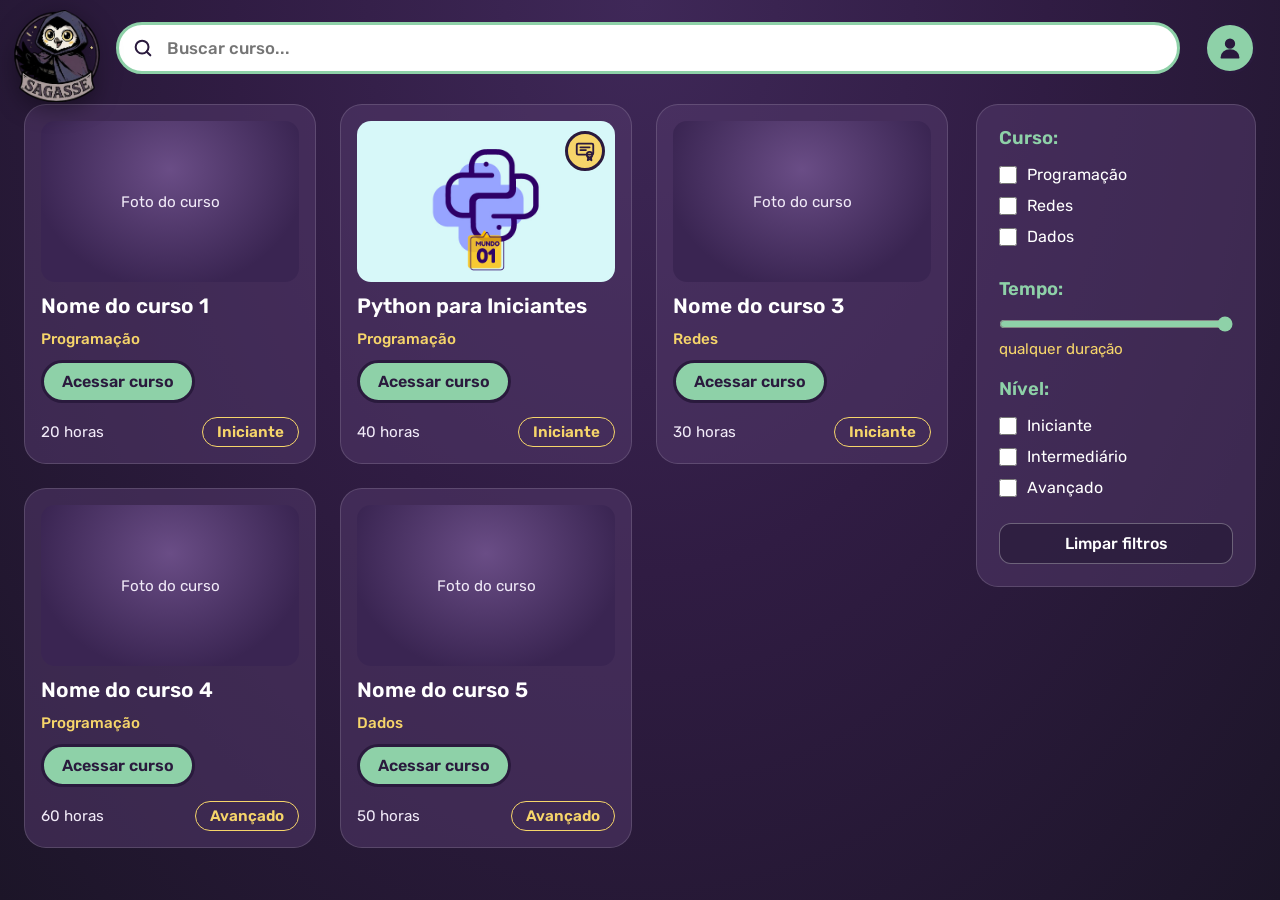
<file: pagesHome/cursos.html>
<!DOCTYPE html>
<html lang="pt-BR">
<head>
  <meta charset="UTF-8">
  <meta name="viewport" content="width=device-width, initial-scale=1">
  <title>Cursos de TI – Sagasse</title>
  <link rel="icon" type="image/png" href="../imgs/iconssagassemini.png">
  <link rel="preconnect" href="https://fonts.googleapis.com">
  <link rel="preconnect" href="https://fonts.gstatic.com" crossorigin>
  <link href="https://fonts.googleapis.com/css2?family=Rubik:wght@400;500;600&display=swap" rel="stylesheet">
  <link rel="stylesheet" href="../css/style.css">
</head>
<body class="pg-cursos">

  <!-- MENU DA SAGASSE: o logo é o botão; ao clicar, as opções aparecem abaixo dele (style.css › [SG6]) -->
  <nav class="sg-menu" id="sgMenu" aria-label="Menu principal">
    <button class="anim sg-logo" id="sgLogo" type="button" aria-expanded="false" aria-controls="sgOpcoes" aria-label="Abrir o menu da Sagasse">
      <img src="../imgs/iconssagasselogo.png" alt="Sagasse">
    </button>
    <ul class="sg-opcoes" id="sgOpcoes">
      <li style="--i:0;--ring:var(--mint)"><div class="flut"><a class="anim sg-opt" href="../index.html"><span class="sg-ico"><svg viewBox="0 0 24 24" aria-hidden="true"><path d="M3 11l9-8 9 8"/><path d="M5 10v10h5v-6h4v6h5V10"/></svg></span><span class="sg-rotulo">Início</span></a></div></li>
      <li style="--i:1;--ring:var(--gold)"><div class="flut"><a class="anim sg-opt" href="./historias.html"><span class="sg-ico"><svg viewBox="0 0 24 24" aria-hidden="true"><path d="M2 5.5C4.5 4 8 4 12 6c4-2 7.5-2 10-.5V19c-2.5-1.5-6-1.5-10 .5-4-2-7.5-2-10-.5z"/><path d="M12 6v13.5"/></svg></span><span class="sg-rotulo">Histórias delas</span></a></div></li>
      <li style="--i:2;--ring:#c8b6ff"><div class="flut"><a class="anim sg-opt" href="./chat.html"><span class="sg-ico"><svg viewBox="0 0 24 24" aria-hidden="true"><path d="M21 12a8 8 0 0 1-11.8 7L4 20.5 5.5 16A8 8 0 1 1 21 12z"/></svg></span><span class="sg-rotulo">Chat</span></a></div></li>
      <li style="--i:3;--ring:var(--mint)"><div class="flut"><a class="anim sg-opt" href="./cursos.html"><span class="sg-ico"><svg viewBox="0 0 24 24" aria-hidden="true"><path d="M2 9l10-5 10 5-10 5z"/><path d="M6 11.5V16c0 1.5 3 3 6 3s6-1.5 6-3v-4.5"/><path d="M22 9v6"/></svg></span><span class="sg-rotulo">Cursos</span></a></div></li>
      <li style="--i:4;--ring:var(--gold)"><div class="flut"><a class="anim sg-opt" href="./quiz.html"><span class="sg-ico"><svg viewBox="0 0 24 24" aria-hidden="true"><circle cx="12" cy="12" r="9"/><path d="M9.5 9.5a2.5 2.5 0 1 1 3.5 2.3c-.7.4-1 .9-1 1.7"/><path d="M12 17h.01"/></svg></span><span class="sg-rotulo">Quiz</span></a></div></li>
      <li style="--i:5;--ring:#c8b6ff"><div class="flut"><a class="anim sg-opt" href="#"><span class="sg-ico"><svg viewBox="0 0 24 24" aria-hidden="true"><path d="M12.22 2h-.44a2 2 0 0 0-2 2v.18a2 2 0 0 1-1 1.73l-.43.25a2 2 0 0 1-2 0l-.15-.08a2 2 0 0 0-2.73.73l-.22.38a2 2 0 0 0 .73 2.73l.15.1a2 2 0 0 1 1 1.72v.51a2 2 0 0 1-1 1.74l-.15.09a2 2 0 0 0-.73 2.73l.22.38a2 2 0 0 0 2.73.73l.15-.08a2 2 0 0 1 2 0l.43.25a2 2 0 0 1 1 1.73V20a2 2 0 0 0 2 2h.44a2 2 0 0 0 2-2v-.18a2 2 0 0 1 1-1.73l.43-.25a2 2 0 0 1 2 0l.15.08a2 2 0 0 0 2.73-.73l.22-.39a2 2 0 0 0-.73-2.73l-.15-.08a2 2 0 0 1-1-1.74v-.5a2 2 0 0 1 1-1.74l.15-.09a2 2 0 0 0 .73-2.73l-.22-.38a2 2 0 0 0-2.73-.73l-.15.08a2 2 0 0 1-2 0l-.43-.25a2 2 0 0 1-1-1.73V4a2 2 0 0 0-2-2z"/><circle cx="12" cy="12" r="3"/></svg></span><span class="sg-rotulo">Configurações</span></a></div></li>
    </ul>
  </nav>
  <div class="sg-fundo" id="sgFundo"></div>


  <!-- BOTÃO DE PERFIL (canto superior direito): ao passar o mouse mostra os dados do usuário (EXEMPLO) -->
  <div class="perfil">
    <a class="anim icon-btn" href="#" aria-label="Perfil do usuário">
      <svg viewBox="0 0 24 24" aria-hidden="true"><circle cx="12" cy="8" r="4"/><path d="M4 21c0-4.4 3.6-7 8-7s8 2.6 8 7z"/></svg>
    </a>
    <div class="perfil-card" role="tooltip">
      <strong>Usuário</strong>
      <p>Nível de experiência <span>Iniciante</span></p>
      <p>Tempo de cursos <span>12 horas</span></p>
    </div>
  </div>


  <!-- TOPO: logo (leva à home) e busca -->
  <header class="cursos-topo">
    <div class="busca-topo">
      <svg viewBox="0 0 24 24" aria-hidden="true"><circle cx="11" cy="11" r="7"/><path d="m20 20-4-4"/></svg>
      <input id="buscaCurso" type="search" placeholder="Buscar curso..." aria-label="Buscar curso">
    </div>
  </header>

  <main class="cursos-main">
    <h1 class="sr-only">Cursos de TI</h1>

    <!-- LISTA DE CURSOS — style.css › [C3] -->
    <section>
      <div class="cursos-grid" id="cursosGrid">
      <!-- ===== CURSO 1 — copie este bloco para adicionar outro curso =====
           data-area / data-nivel / data-horas alimentam o filtro: mantenha iguais ao texto exibido -->
      <article class="curso" data-nome="Nome do curso 1" data-area="Programação" data-nivel="Iniciante" data-horas="20">
        
        <!-- FOTO DO CURSO: troque o texto por <img src="..." alt="..."> -->
        <div class="curso-foto">Foto do curso</div>
        <!-- NOME DO CURSO -->
        <h2>Nome do curso 1</h2>
        <p class="area">Programação</p>
        <!-- LINK DO CURSO: troque o href="#" pelo endereço do curso -->
        <a class="anim curso-link" href="#">Acessar curso</a>
        <div class="curso-rodape">
          <!-- HORAS PARA CONCLUSÃO -->
          <span class="horas">20 horas</span>
          <!-- NÍVEL (canto inferior direito) -->
          <span class="nivel">Iniciante</span>
        </div>
      </article>

      <!-- ===== CURSO 2 — copie este bloco para adicionar outro curso =====
           data-area / data-nivel / data-horas alimentam o filtro: mantenha iguais ao texto exibido -->
      <article class="curso" data-nome="Python para Iniciantes" data-area="Programação" data-nivel="Iniciante" data-horas="40">
        <span class="diploma" tabindex="0" aria-label="Certificado Disponível"><svg viewBox="0 0 24 24" aria-hidden="true"><rect x="3" y="4" width="18" height="12" rx="1.5"/><path d="M7 8h10M7 11h6"/><circle cx="17" cy="16" r="3"/><path d="M15.7 18.6 15 22l2-1.2L19 22l-.7-3.4"/></svg><span class="dica" role="tooltip">Certificado Disponível</span></span>
        <!-- DIPLOMA: só nos cursos com certificado; apague esta linha nos demais -->
        <!-- FOTO DO CURSO: troque o texto por <img src="..." alt="..."> -->
        <div class="curso-foto" style="--foto-bg:#d7f8f9"><img src="../imgs/Python3–Mundo1.png" alt="Foto do curso Python para Iniciantes"></div>
        <!-- NOME DO CURSO -->
        <h2>Python para Iniciantes</h2>
        <p class="area">Programação</p>
        <!-- LINK DO CURSO: troque o href="#" pelo endereço do curso -->
        <a class="anim curso-link" href="https://www.cursoemvideo.com/curso/python-3-mundo-1/" target="_blank">Acessar curso</a>
        <div class="curso-rodape">
          <!-- HORAS PARA CONCLUSÃO -->
          <span class="horas">40 horas</span>
          <!-- NÍVEL (canto inferior direito) -->
          <span class="nivel">Iniciante</span>
        </div>
      </article>

      <!-- ===== CURSO 3 — copie este bloco para adicionar outro curso =====
           data-area / data-nivel / data-horas alimentam o filtro: mantenha iguais ao texto exibido -->
      <article class="curso" data-nome="Nome do curso 3" data-area="Redes" data-nivel="Iniciante" data-horas="30">
        
        <!-- FOTO DO CURSO: troque o texto por <img src="..." alt="..."> -->
        <div class="curso-foto">Foto do curso</div>
        <!-- NOME DO CURSO -->
        <h2>Nome do curso 3</h2>
        <p class="area">Redes</p>
        <!-- LINK DO CURSO: troque o href="#" pelo endereço do curso -->
        <a class="anim curso-link" href="#">Acessar curso</a>
        <div class="curso-rodape">
          <!-- HORAS PARA CONCLUSÃO -->
          <span class="horas">30 horas</span>
          <!-- NÍVEL (canto inferior direito) -->
          <span class="nivel">Iniciante</span>
        </div>
      </article>

      <!-- ===== CURSO 4 — copie este bloco para adicionar outro curso =====
           data-area / data-nivel / data-horas alimentam o filtro: mantenha iguais ao texto exibido -->
      <article class="curso" data-nome="Nome do curso 4" data-area="Programação" data-nivel="Avançado" data-horas="60">
        
        <!-- FOTO DO CURSO: troque o texto por <img src="..." alt="..."> -->
        <div class="curso-foto">Foto do curso</div>
        <!-- NOME DO CURSO -->
        <h2>Nome do curso 4</h2>
        <p class="area">Programação</p>
        <!-- LINK DO CURSO: troque o href="#" pelo endereço do curso -->
        <a class="anim curso-link" href="#">Acessar curso</a>
        <div class="curso-rodape">
          <!-- HORAS PARA CONCLUSÃO -->
          <span class="horas">60 horas</span>
          <!-- NÍVEL (canto inferior direito) -->
          <span class="nivel">Avançado</span>
        </div>
      </article>

      <!-- ===== CURSO 5 — copie este bloco para adicionar outro curso =====
           data-area / data-nivel / data-horas alimentam o filtro: mantenha iguais ao texto exibido -->
      <article class="curso" data-nome="Nome do curso 5" data-area="Dados" data-nivel="Avançado" data-horas="50">
        
        <!-- FOTO DO CURSO: troque o texto por <img src="..." alt="..."> -->
        <div class="curso-foto">Foto do curso</div>
        <!-- NOME DO CURSO -->
        <h2>Nome do curso 5</h2>
        <p class="area">Dados</p>
        <!-- LINK DO CURSO: troque o href="#" pelo endereço do curso -->
        <a class="anim curso-link" href="#">Acessar curso</a>
        <div class="curso-rodape">
          <!-- HORAS PARA CONCLUSÃO -->
          <span class="horas">50 horas</span>
          <!-- NÍVEL (canto inferior direito) -->
          <span class="nivel">Avançado</span>
        </div>
      </article>
      </div>
      <p class="vazio-cursos" id="vazioCursos" hidden>Nenhum curso encontrado.</p>
    </section>

    <!-- FILTRO (coluna da direita) — style.css › [C2] -->
    <aside class="filtro" aria-label="Filtros">
      <fieldset>
        <legend>Curso:</legend>
          <label><input type="checkbox" name="area" value="Programação"> Programação</label>
          <label><input type="checkbox" name="area" value="Redes"> Redes</label>
          <label><input type="checkbox" name="area" value="Dados"> Dados</label>
      </fieldset>
      <div style="margin-bottom:20px">
        <label class="rotulo-f" for="tempo">Tempo:</label>
        <input type="range" id="tempo" min="10" max="80" step="5" value="80">
        <span class="tempo-val" id="tempoVal">qualquer duração</span>
      </div>
      <fieldset>
        <legend>Nível:</legend>
          <label><input type="checkbox" name="nivel" value="Iniciante"> Iniciante</label>
          <label><input type="checkbox" name="nivel" value="Intermediário"> Intermediário</label>
          <label><input type="checkbox" name="nivel" value="Avançado"> Avançado</label>
      </fieldset>
      <button class="anim limpar" id="limpar" type="button">Limpar filtros</button>
    </aside>
  </main>

  <script src="../js/script.js"></script>
  <script src="../js/sagasse.js"></script>
  <script src="../js/cursos.js"></script>
</body>
</html>
</file>
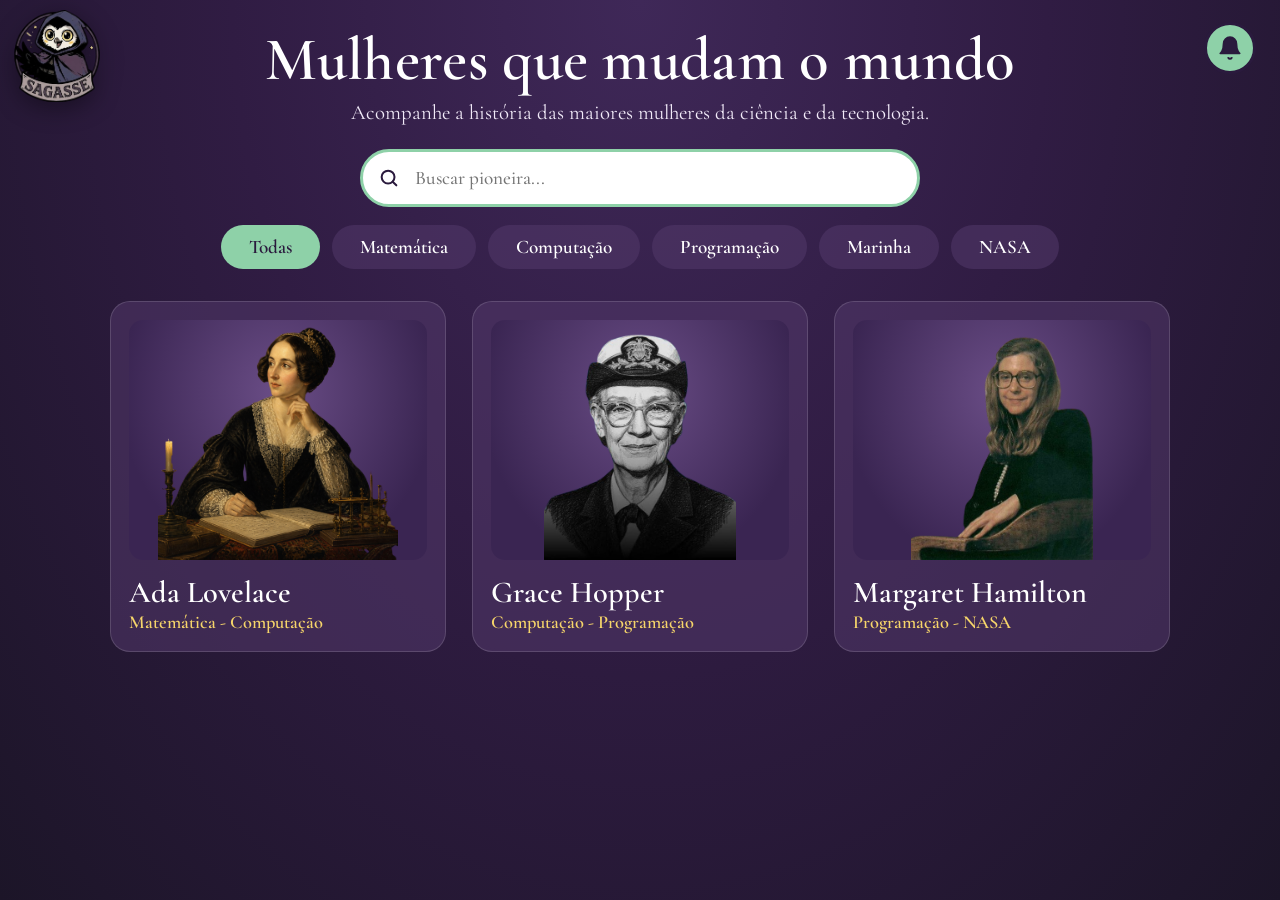
<file: pagesHome/historias.html>
<!DOCTYPE html>
<html lang="pt-BR">
<head>
  <meta charset="UTF-8">
  <meta name="viewport" content="width=device-width, initial-scale=1">
  <title>Histórias delas – Sagasse</title>
   <link rel="icon" type="image/png" href="../imgs/iconssagassemini.png">
  <link rel="preconnect" href="https://fonts.googleapis.com">
  <link rel="preconnect" href="https://fonts.gstatic.com" crossorigin>
  <link href="https://fonts.googleapis.com/css2?family=Cormorant+Garamond:wght@500;600;700&family=Rubik:wght@400;500;600&display=swap" rel="stylesheet">
  <link rel="stylesheet" href="../css/style.css">
</head>
<body class="pg-historias">

  <!-- MENU DA SAGASSE: o logo é o botão; ao clicar, as opções aparecem abaixo dele (style.css › [SG6]) -->
  <nav class="sg-menu" id="sgMenu" aria-label="Menu principal">
    <button class="anim sg-logo" id="sgLogo" type="button" aria-expanded="false" aria-controls="sgOpcoes" aria-label="Abrir o menu da Sagasse">
      <img src="../imgs/iconssagasselogo.png" alt="Sagasse">
    </button>
    <ul class="sg-opcoes" id="sgOpcoes">
      <li style="--i:0;--ring:var(--mint)"><div class="flut"><a class="anim sg-opt" href="../index.html"><span class="sg-ico"><svg viewBox="0 0 24 24" aria-hidden="true"><path d="M3 11l9-8 9 8"/><path d="M5 10v10h5v-6h4v6h5V10"/></svg></span><span class="sg-rotulo">Início</span></a></div></li>
      <li style="--i:1;--ring:var(--gold)"><div class="flut"><a class="anim sg-opt" href="./historias.html"><span class="sg-ico"><svg viewBox="0 0 24 24" aria-hidden="true"><path d="M2 5.5C4.5 4 8 4 12 6c4-2 7.5-2 10-.5V19c-2.5-1.5-6-1.5-10 .5-4-2-7.5-2-10-.5z"/><path d="M12 6v13.5"/></svg></span><span class="sg-rotulo">Histórias delas</span></a></div></li>
      <li style="--i:2;--ring:#c8b6ff"><div class="flut"><a class="anim sg-opt" href="./chat.html"><span class="sg-ico"><svg viewBox="0 0 24 24" aria-hidden="true"><path d="M21 12a8 8 0 0 1-11.8 7L4 20.5 5.5 16A8 8 0 1 1 21 12z"/></svg></span><span class="sg-rotulo">Chat</span></a></div></li>
      <li style="--i:3;--ring:var(--mint)"><div class="flut"><a class="anim sg-opt" href="./cursos.html"><span class="sg-ico"><svg viewBox="0 0 24 24" aria-hidden="true"><path d="M2 9l10-5 10 5-10 5z"/><path d="M6 11.5V16c0 1.5 3 3 6 3s6-1.5 6-3v-4.5"/><path d="M22 9v6"/></svg></span><span class="sg-rotulo">Cursos</span></a></div></li>
      <li style="--i:4;--ring:var(--gold)"><div class="flut"><a class="anim sg-opt" href="./quiz.html"><span class="sg-ico"><svg viewBox="0 0 24 24" aria-hidden="true"><circle cx="12" cy="12" r="9"/><path d="M9.5 9.5a2.5 2.5 0 1 1 3.5 2.3c-.7.4-1 .9-1 1.7"/><path d="M12 17h.01"/></svg></span><span class="sg-rotulo">Quiz</span></a></div></li>
      <li style="--i:5;--ring:#c8b6ff"><div class="flut"><a class="anim sg-opt" href="#"><span class="sg-ico"><svg viewBox="0 0 24 24" aria-hidden="true"><path d="M12.22 2h-.44a2 2 0 0 0-2 2v.18a2 2 0 0 1-1 1.73l-.43.25a2 2 0 0 1-2 0l-.15-.08a2 2 0 0 0-2.73.73l-.22.38a2 2 0 0 0 .73 2.73l.15.1a2 2 0 0 1 1 1.72v.51a2 2 0 0 1-1 1.74l-.15.09a2 2 0 0 0-.73 2.73l.22.38a2 2 0 0 0 2.73.73l.15-.08a2 2 0 0 1 2 0l.43.25a2 2 0 0 1 1 1.73V20a2 2 0 0 0 2 2h.44a2 2 0 0 0 2-2v-.18a2 2 0 0 1 1-1.73l.43-.25a2 2 0 0 1 2 0l.15.08a2 2 0 0 0 2.73-.73l.22-.39a2 2 0 0 0-.73-2.73l-.15-.08a2 2 0 0 1-1-1.74v-.5a2 2 0 0 1 1-1.74l.15-.09a2 2 0 0 0 .73-2.73l-.22-.38a2 2 0 0 0-2.73-.73l-.15.08a2 2 0 0 1-2 0l-.43-.25a2 2 0 0 1-1-1.73V4a2 2 0 0 0-2-2z"/><circle cx="12" cy="12" r="3"/></svg></span><span class="sg-rotulo">Configurações</span></a></div></li>
    </ul>
  </nav>
  <div class="sg-fundo" id="sgFundo"></div>


  <a class="anim icon-btn bell" href="#" aria-label="Notificações">
    <svg viewBox="0 0 24 24" aria-hidden="true"><path d="M6 8a6 6 0 0 1 12 0c0 7 3 9 3 9H3s3-2 3-9"/><path d="M10.3 21a1.94 1.94 0 0 0 3.4 0"/></svg>
  </a>


  <main class="hist">
    <h1>Mulheres que mudam o mundo</h1>
    <p class="hist-sub">Acompanhe a história das maiores mulheres da ciência e da tecnologia.</p>

    <!-- BUSCA — style.css › [2] -->
    <div class="busca">
      <svg viewBox="0 0 24 24" aria-hidden="true"><circle cx="11" cy="11" r="7"/><path d="m20 20-4-4"/></svg>
      <input id="busca" type="search" placeholder="Buscar pioneira..." aria-label="Buscar pioneira">
    </div>

    <!-- FILTROS: data-filtro é a palavra procurada em data-tags de cada card -->
    <div class="filtros" role="group" aria-label="Filtros">
      <button class="anim chip ativo" type="button" data-filtro="todas" aria-pressed="true">Todas</button>
      <button class="anim chip" type="button" data-filtro="matemática" aria-pressed="false">Matemática</button>
      <button class="anim chip" type="button" data-filtro="computação" aria-pressed="false">Computação</button>
      <button class="anim chip" type="button" data-filtro="programação" aria-pressed="false">Programação</button>
      <button class="anim chip" type="button" data-filtro="marinha" aria-pressed="false">Marinha</button>
      <button class="anim chip" type="button" data-filtro="NASA" aria-pressed="false">NASA</button>
    </div>

    <!-- CARDS: um por personagem; data-tags alimenta os filtros -->
    <section class="hist-grid" aria-label="Personagens">
      <a class="hist-card" href="../pagesDelas/Adapage.html" data-nome="Ada Lovelace" data-tags="matemática computação">
        <div class="hist-foto"><img src="../imgs/Adahomepage.png" alt="Retrato de Ada Lovelace escrevendo à luz de vela"></div>
        <h2>Ada Lovelace</h2>
        <p>Matemática - Computação</p>
      </a>
      <a class="hist-card" href="../pagesDelas/Gracepage.html" data-nome="Grace Hopper" data-tags="computação programação marinha">
        <div class="hist-foto"><img src="../imgs/Gracehomepage.png" alt="Retrato de Grace Hopper com o quepe da Marinha"></div>
        <h2>Grace Hopper</h2>
        <p>Computação - Programação</p>
      </a>
      <a class="hist-card" href="../pagesDelas/Margaretpage.html" data-nome="Margaret Hamilton" data-tags="programação engenharia de software nasa">
        <div class="hist-foto"><img src="../imgs/Margarethomepage.png" alt="Retrato de Margaret Hamilton sentada"></div>
        <h2>Margaret Hamilton</h2>
        <p>Programação - NASA</p>
      </a>
    </section>
    <p class="vazio" hidden>Nenhuma pioneira encontrada.</p>
  </main>

  <script src="../js/script.js"></script>
  <script src="../js/sagasse.js"></script>
</body>
</html>
</file>
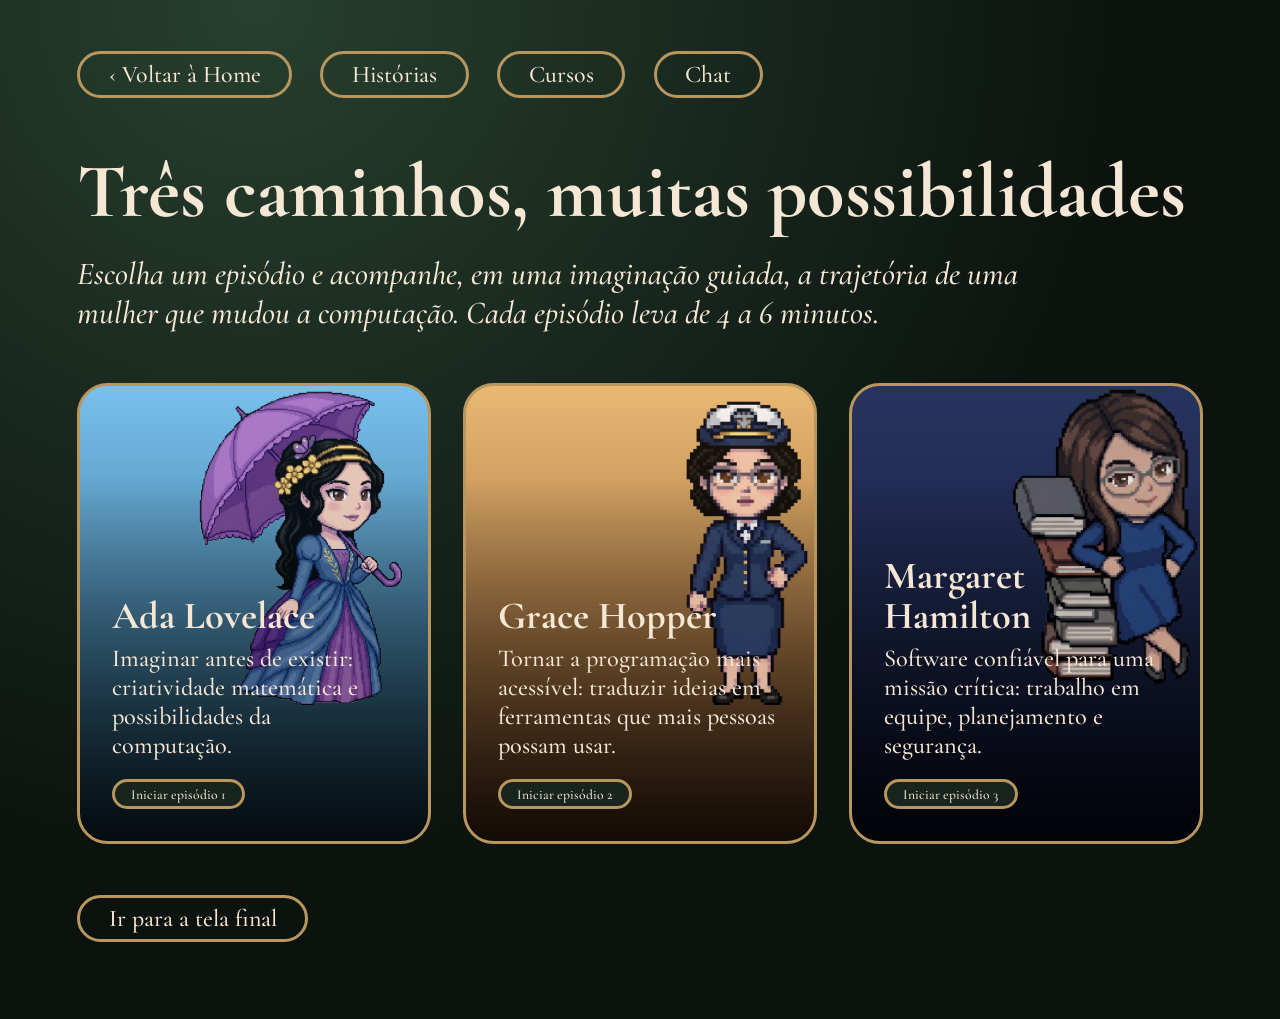
<file: pagesHome/quiz.html>
<!doctype html>
<html lang="pt-BR"><head><title>Quiz · Sagasse</title><meta charset="utf-8"><meta name="viewport" content="width=device-width,initial-scale=1"><link rel="preconnect" href="https://fonts.googleapis.com"><link rel="preconnect" href="https://fonts.gstatic.com" crossorigin><link href="https://fonts.googleapis.com/css2?family=Cormorant+Garamond:ital,wght@0,500;0,700;1,500&display=swap" rel="stylesheet"><link rel="icon" type="image/png" href="../imgs/iconssagassemini.png"><link rel="stylesheet" href="../css/stylequiz.css"></head>
<body class="pagina"><main>
<nav class="rodape" style="margin:0 0 2em"><a class="btn anim" href="../index.html">‹ Voltar à Home</a><a class="btn anim" href="historias.html">Histórias</a><a class="btn anim" href="cursos.html">Cursos</a><a class="btn anim" href="chat.html">Chat</a></nav>
<h1>Três caminhos, muitas possibilidades</h1>
<p class="lead">Escolha um episódio e acompanhe, em uma imaginação guiada, a trajetória de uma mulher que mudou a computação. Cada episódio leva de 4 a 6 minutos.</p>
<div class="cards">
 <a class="card ada anim" href="../pagesQuiz/quizAda.html"><img src="../imgsquiz/AdapgHome.png" alt=""><h2>Ada Lovelace</h2><p>Imaginar antes de existir: criatividade matemática e possibilidades da computação.</p><span class="btn">Iniciar episódio 1</span></a>
 <a class="card grace anim" href="../pagesQuiz/quizGrace.html"><img src="../imgsquiz/GraceHome.png" alt=""><h2>Grace Hopper</h2><p>Tornar a programação mais acessível: traduzir ideias em ferramentas que mais pessoas possam usar.</p><span class="btn">Iniciar episódio 2</span></a>
 <a class="card margaret anim" href="../pagesQuiz/quizMargaret.html"><img src="../imgsquiz/MargaretHome.png" alt=""><h2>Margaret Hamilton</h2><p>Software confiável para uma missão crítica: trabalho em equipe, planejamento e segurança.</p><span class="btn">Iniciar episódio 3</span></a>
</div>
<nav class="rodape"><a class="btn anim" href="../pagesQuiz/quizFinal.html">Ir para a tela final</a></nav>
</main><script src="../js/quiz.js"></script></body></html>
</file>
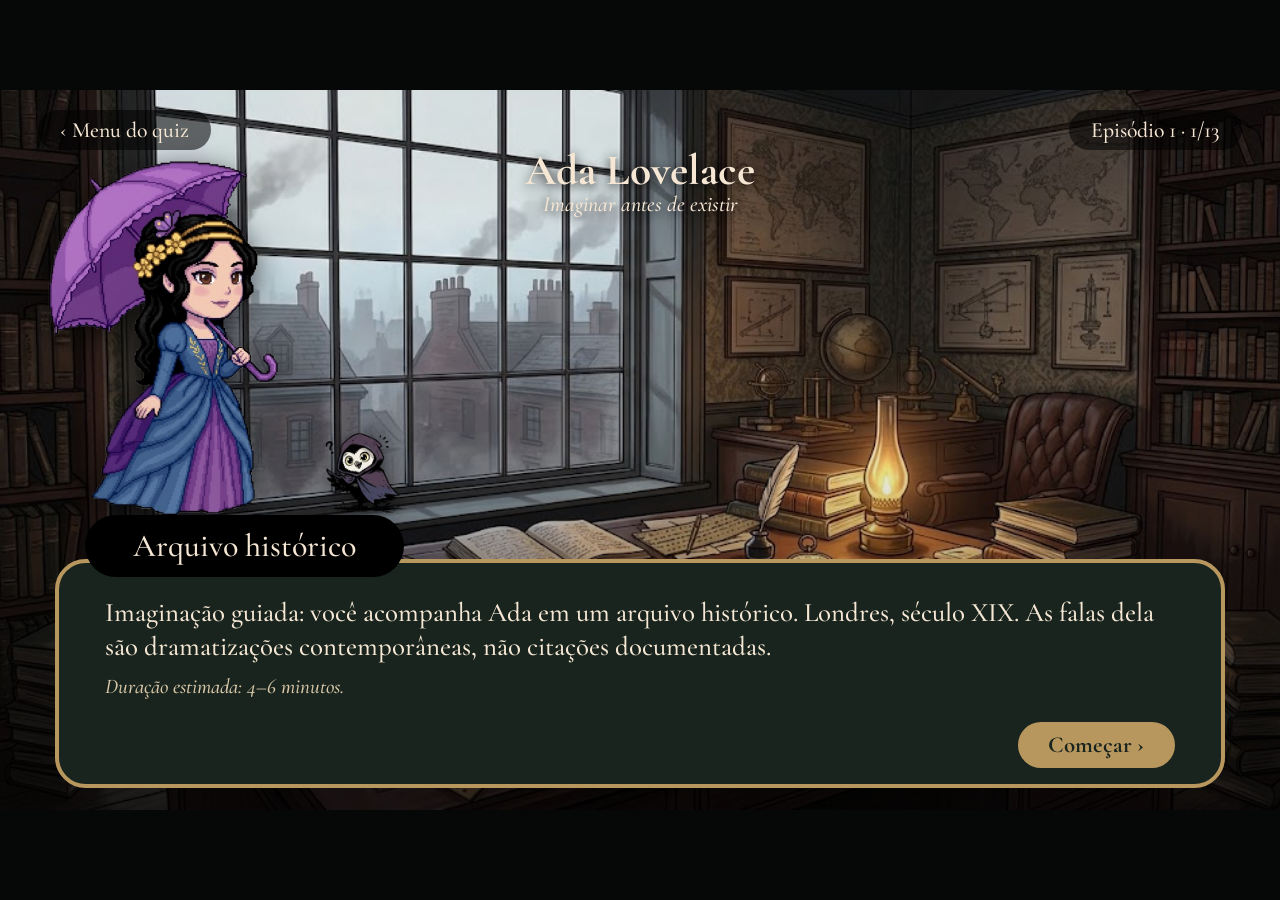
<file: pagesQuiz/quizAda.html>
<!doctype html>
<html lang="pt-BR"><head><title>Quiz · Ada Lovelace · Sagasse</title><meta charset="utf-8"><meta name="viewport" content="width=device-width,initial-scale=1"><link rel="preconnect" href="https://fonts.googleapis.com"><link rel="preconnect" href="https://fonts.gstatic.com" crossorigin><link href="https://fonts.googleapis.com/css2?family=Cormorant+Garamond:ital,wght@0,500;0,700;1,500&display=swap" rel="stylesheet"><link rel="icon" type="image/png" href="../imgs/iconssagassemini.png"><link rel="stylesheet" href="../css/stylequiz.css"></head>
<body data-ep="ada">
<main class="stage" id="stage" role="region">
  <nav class="topo"><a class="anim" href="../pagesHome/quiz.html">‹ Menu do quiz</a><span id="prog"></span></nav>
  <h1 class="titulo" id="titulo"></h1>
  <div class="elenco"><div class="sprite" id="sprite"></div><img class="mascote" id="mascote" alt="" hidden></div>
  <div class="opcoes" id="opcoes"></div>
  <section class="dialog" aria-live="polite"><span class="tag" id="tag"></span><p id="texto"></p><div class="acoes" id="acoes"></div></section>
</main>
<script src="../js/quiz.js"></script></body></html>
</file>
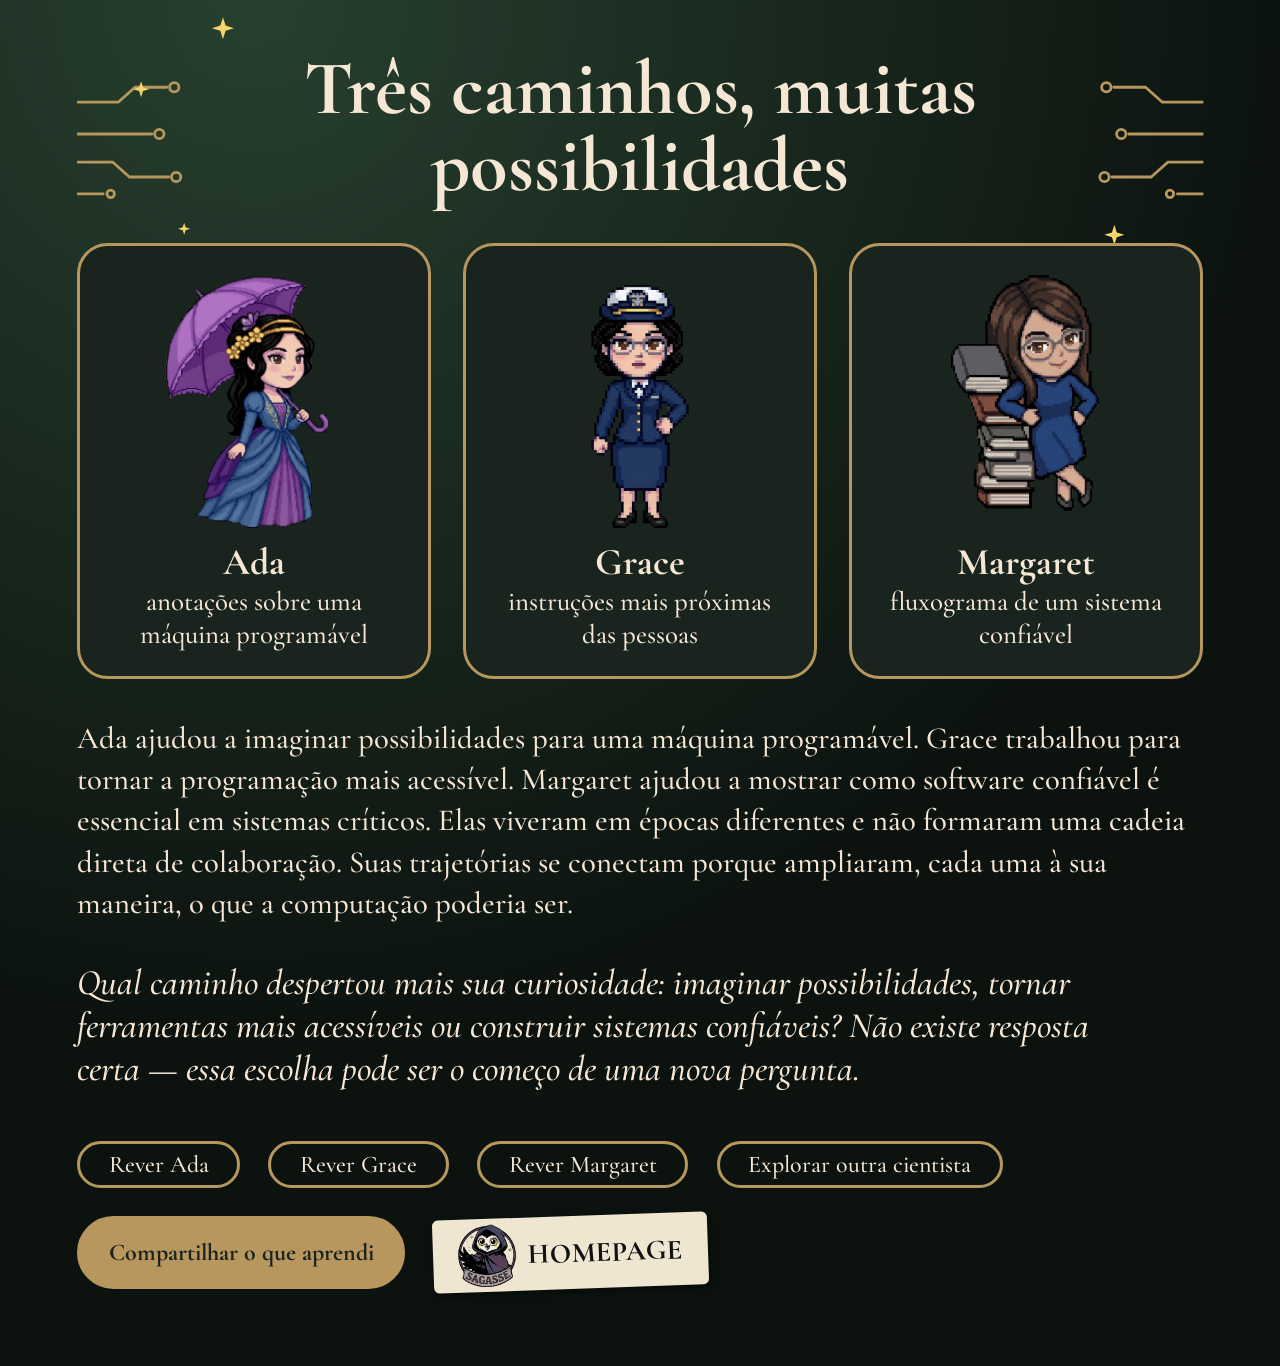
<file: pagesQuiz/quizFinal.html>
<!doctype html>
<html lang="pt-BR"><head><title>Quiz · Tela final · Sagasse</title><meta charset="utf-8"><meta name="viewport" content="width=device-width,initial-scale=1"><link rel="preconnect" href="https://fonts.googleapis.com"><link rel="preconnect" href="https://fonts.gstatic.com" crossorigin><link href="https://fonts.googleapis.com/css2?family=Cormorant+Garamond:ital,wght@0,500;0,700;1,500&display=swap" rel="stylesheet"><link rel="icon" type="image/png" href="../imgs/iconssagassemini.png"><link rel="stylesheet" href="../css/stylequiz.css"></head>
<body class="pagina">
<svg width="0" height="0" style="position:absolute" aria-hidden="true"><symbol id="circuito" viewBox="0 0 130 140"><g fill="none" stroke="currentColor" stroke-width="3" stroke-linecap="round" stroke-linejoin="round"><path d="M0 28H44L62 12H96"/><circle cx="104" cy="12" r="5"/><path d="M0 62H80"/><circle cx="88" cy="62" r="5"/><path d="M0 92H38L56 108H98"/><circle cx="106" cy="108" r="5"/><path d="M0 126H28"/><circle cx="36" cy="126" r="4"/></g></symbol></svg>
<main>
<section class="hero-final">
<svg class="circuito esq" aria-hidden="true"><use href="#circuito"/></svg><svg class="circuito dir" aria-hidden="true"><use href="#circuito"/></svg>
<span class="spark" style="left:12%;top:-34px;--s:22px"></span><span class="spark" style="left:5%;top:30px;--s:16px;--d:.7s"></span><span class="spark" style="right:7%;bottom:-40px;--s:20px;--d:1.4s"></span><span class="spark" style="left:9%;bottom:-30px;--s:12px;--d:2s"></span>
<h1>Três caminhos, muitas possibilidades</h1>
</section>
<div class="trio">
 <figure style="--i:0"><div class="moldura anim"><img src="../imgsquiz/AdapgHome.png" alt="Ada Lovelace"><b>Ada</b>anotações sobre uma máquina programável</div></figure>
 <figure style="--i:1"><div class="moldura anim"><img src="../imgsquiz/GraceHome.png" alt="Grace Hopper"><b>Grace</b>instruções mais próximas das pessoas</div></figure>
 <figure style="--i:2"><div class="moldura anim"><img src="../imgsquiz/MargaretHome.png" alt="Margaret Hamilton"><b>Margaret</b>fluxograma de um sistema confiável</div></figure>
</div>
<p class="narr">Ada ajudou a imaginar possibilidades para uma máquina programável. Grace trabalhou para tornar a programação mais acessível. Margaret ajudou a mostrar como software confiável é essencial em sistemas críticos. Elas viveram em épocas diferentes e não formaram uma cadeia direta de colaboração. Suas trajetórias se conectam porque ampliaram, cada uma à sua maneira, o que a computação poderia ser.</p>
<p class="convite">Qual caminho despertou mais sua curiosidade: imaginar possibilidades, tornar ferramentas mais acessíveis ou construir sistemas confiáveis? Não existe resposta certa — essa escolha pode ser o começo de uma nova pergunta.</p>
<nav class="rodape">
 <a class="btn anim" href="quizAda.html">Rever Ada</a><a class="btn anim" href="quizGrace.html">Rever Grace</a><a class="btn anim" href="quizMargaret.html">Rever Margaret</a>
 <a class="btn anim" href="../pagesHome/quiz.html">Explorar outra cientista</a><button class="btn primario anim" data-share>Compartilhar o que aprendi</button>
 <a class="coruja anim" href="../index.html"><img src="../imgs/iconssagasselogo.png" alt=""> HOMEPAGE</a>
</nav>
</main><script src="../js/quiz.js"></script></body></html>
</file>
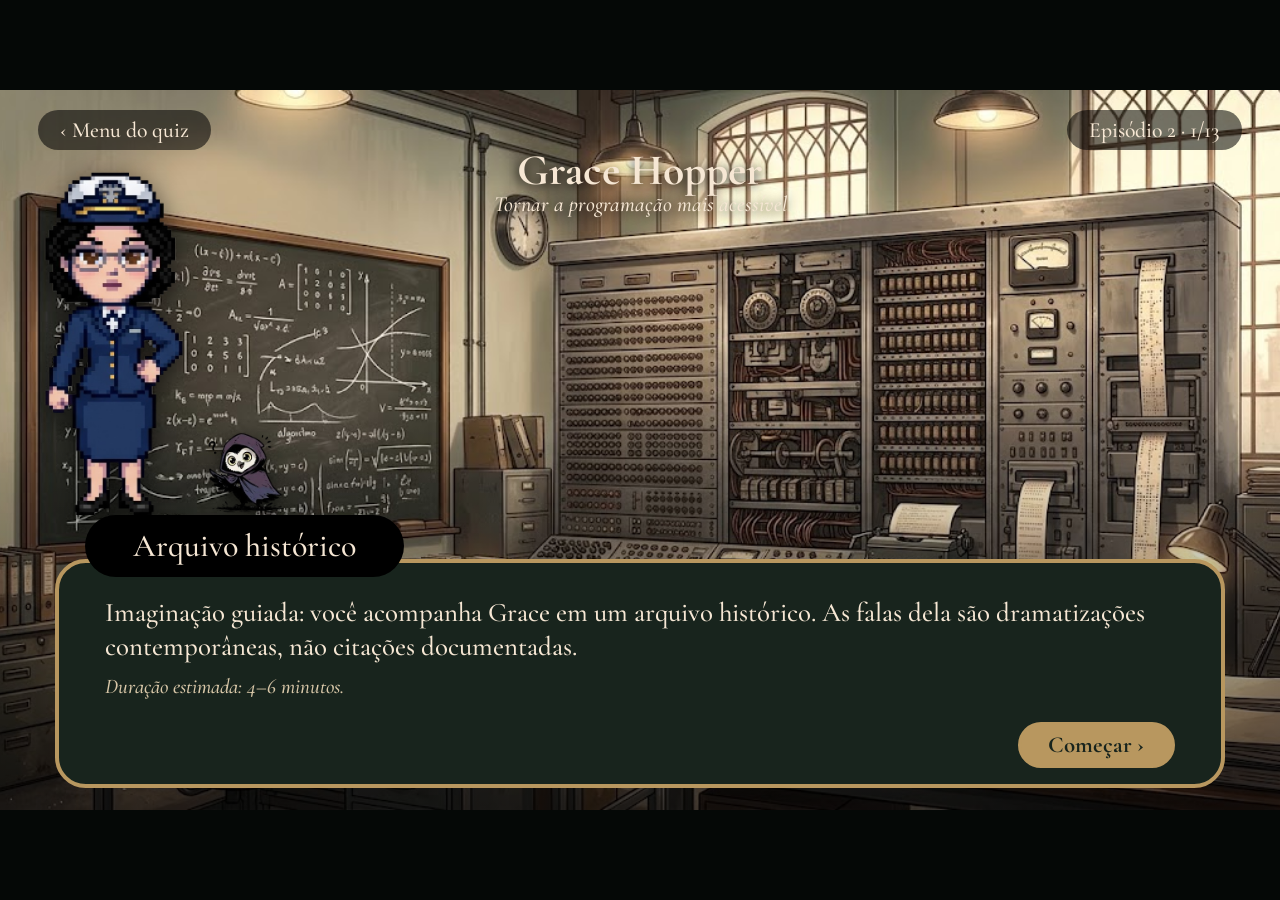
<file: pagesQuiz/quizGrace.html>
<!doctype html>
<html lang="pt-BR"><head><title>Quiz · Grace Hopper · Sagasse</title><meta charset="utf-8"><meta name="viewport" content="width=device-width,initial-scale=1"><link rel="preconnect" href="https://fonts.googleapis.com"><link rel="preconnect" href="https://fonts.gstatic.com" crossorigin><link href="https://fonts.googleapis.com/css2?family=Cormorant+Garamond:ital,wght@0,500;0,700;1,500&display=swap" rel="stylesheet"><link rel="icon" type="image/png" href="../imgs/iconssagassemini.png"><link rel="stylesheet" href="../css/stylequiz.css"></head>
<body data-ep="grace">
<main class="stage" id="stage" role="region">
  <nav class="topo"><a class="anim" href="../pagesHome/quiz.html">‹ Menu do quiz</a><span id="prog"></span></nav>
  <h1 class="titulo" id="titulo"></h1>
  <div class="elenco"><div class="sprite" id="sprite"></div><img class="mascote" id="mascote" alt="" hidden></div>
  <div class="opcoes" id="opcoes"></div>
  <section class="dialog" aria-live="polite"><span class="tag" id="tag"></span><p id="texto"></p><div class="acoes" id="acoes"></div></section>
</main>
<script src="../js/quiz.js"></script></body></html>
</file>
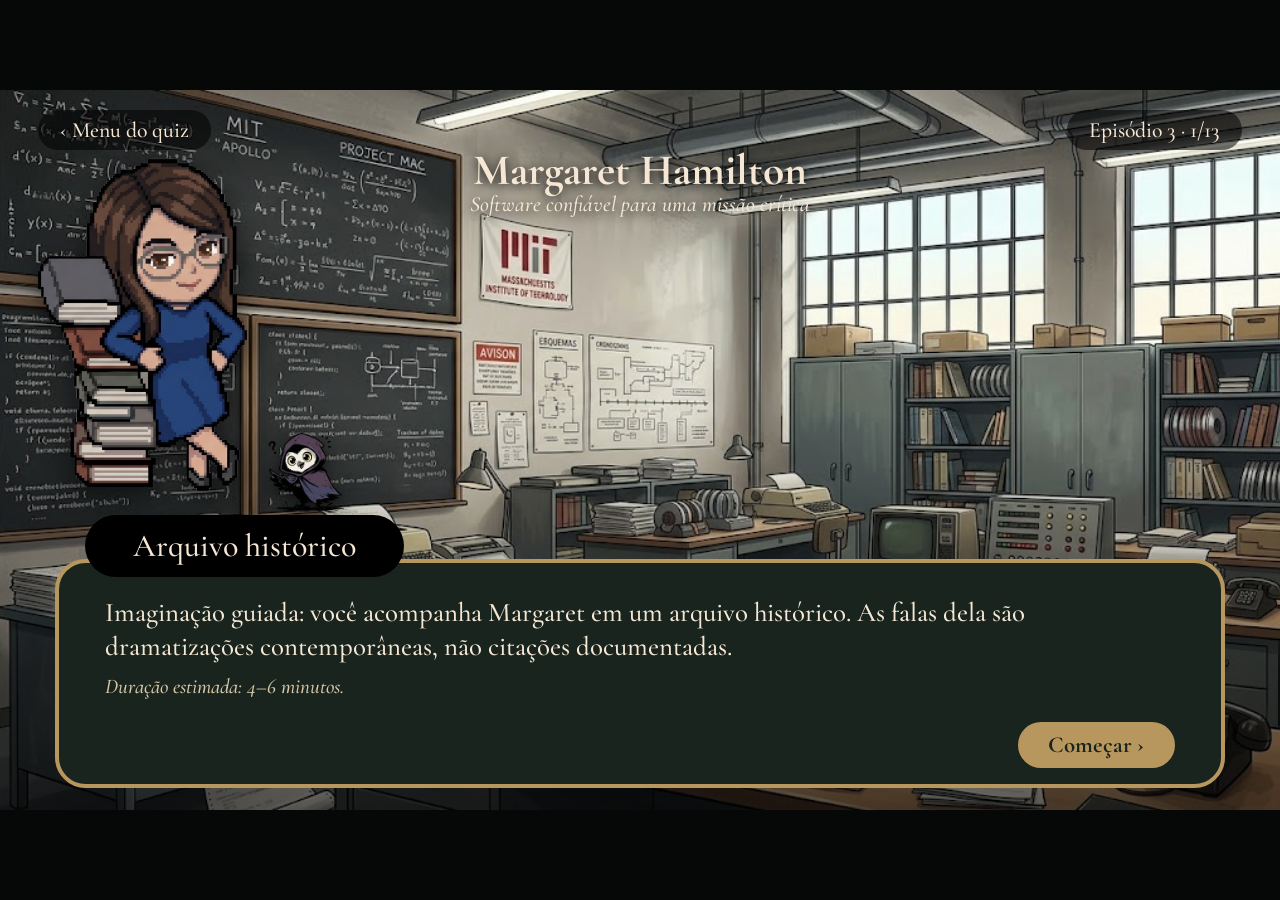
<file: pagesQuiz/quizMargaret.html>
<!doctype html>
<html lang="pt-BR"><head><title>Quiz · Margaret Hamilton · Sagasse</title><meta charset="utf-8"><meta name="viewport" content="width=device-width,initial-scale=1"><link rel="preconnect" href="https://fonts.googleapis.com"><link rel="preconnect" href="https://fonts.gstatic.com" crossorigin><link href="https://fonts.googleapis.com/css2?family=Cormorant+Garamond:ital,wght@0,500;0,700;1,500&display=swap" rel="stylesheet"><link rel="icon" type="image/png" href="../imgs/iconssagassemini.png"><link rel="stylesheet" href="../css/stylequiz.css"></head>
<body data-ep="margaret">
<main class="stage" id="stage" role="region">
  <nav class="topo"><a class="anim" href="../pagesHome/quiz.html">‹ Menu do quiz</a><span id="prog"></span></nav>
  <h1 class="titulo" id="titulo"></h1>
  <div class="elenco"><div class="sprite" id="sprite"></div><img class="mascote" id="mascote" alt="" hidden></div>
  <div class="opcoes" id="opcoes"></div>
  <section class="dialog" aria-live="polite"><span class="tag" id="tag"></span><p id="texto"></p><div class="acoes" id="acoes"></div></section>
</main>
<script src="../js/quiz.js"></script></body></html>
</file>
<file: css/style.css>
:root{
  --bg:#301c43; --bg-deep:#1c1528; --mint:#8ed1a8; --ink:#2a1a3d;
  --menu:#533a6b; --gold:#f6d56a; --sb-w:min(300px,82vw); --btn:52px;
  --ease:cubic-bezier(.22,1,.36,1);
}
*,*::before,*::after{box-sizing:border-box;margin:0;padding:0}
html{scroll-behavior:smooth}
body{
  min-height:100svh; font-family:'Rubik',system-ui,sans-serif; color:#fff;
  background:radial-gradient(ellipse at 50% 0%,#3f2858 0%,var(--bg) 45%,var(--bg-deep) 100%) fixed;
  overflow-x:hidden;
}
body.menu-open{overflow:hidden}
a{color:inherit;text-decoration:none}
img{display:block;max-width:100%}
:focus-visible{outline:3px solid var(--gold);outline-offset:3px}

/* ---------- Animação dos botões: cresce no hover, "puxa e contrai" no clique ---------- */
.anim{--hover:1.1;--rest:1;transform:scale(var(--rest));transition:transform .3s var(--ease),filter .3s,background .3s;cursor:pointer}
.anim:hover,.anim:focus-visible{--rest:var(--hover)}
.anim.is-pulled{animation:puxar .5s cubic-bezier(.65,0,.35,1)}
@keyframes puxar{
  0%,100%{transform:scale(var(--rest))}
  30%{transform:scale(calc(var(--rest)*1.2),calc(var(--rest)*.84))}
  62%{transform:scale(calc(var(--rest)*.88),calc(var(--rest)*1.1))}
  82%{transform:scale(calc(var(--rest)*1.04),calc(var(--rest)*.97))}
}

/* ---------- Botões redondos ---------- */
.icon-btn{
  position:fixed;top:22px;z-index:60;width:var(--btn);height:var(--btn);border-radius:50%;
  background:var(--mint);border:3px solid var(--ink);color:var(--ink);
  display:grid;place-items:center;
}
.icon-btn:hover{background:#a6e0bb}
.icon-btn svg{width:26px;height:26px;fill:var(--ink);stroke:var(--ink);stroke-width:1.5;stroke-linecap:round;stroke-linejoin:round}
.bell{right:24px}
.bell:hover svg{animation:sino .6s ease}
@keyframes sino{25%{transform:rotate(16deg)}50%{transform:rotate(-14deg)}75%{transform:rotate(8deg)}}

.menu-toggle{left:24px;transition:left .55s var(--ease),transform .3s var(--ease),background .3s}
.menu-open .menu-toggle{left:calc(var(--sb-w) - var(--btn) - 22px)}
.bars{display:flex;flex-direction:column;gap:4px;width:22px}
.bars i{display:block;height:3px;border-radius:2px;background:var(--ink);transition:transform .4s var(--ease),opacity .25s}
.menu-open .bars i:nth-child(1){transform:translateY(7px) rotate(45deg)}
.menu-open .bars i:nth-child(2){opacity:0;transform:scaleX(0)}
.menu-open .bars i:nth-child(3){transform:translateY(-7px) rotate(-45deg)}

/* ---------- Barra lateral ---------- */
.overlay{position:fixed;inset:0;z-index:40;background:rgba(14,8,24,.6);backdrop-filter:blur(2px);opacity:0;pointer-events:none;transition:opacity .45s}
.menu-open .overlay{opacity:1;pointer-events:auto}
.sidebar{
  position:fixed;top:0;bottom:0;left:0;z-index:50;width:var(--sb-w);
  display:flex;flex-direction:column;padding:110px 14px 22px;
  background:linear-gradient(180deg,#5b4177,var(--menu));border-radius:0 26px 26px 0;
  box-shadow:12px 0 40px rgba(0,0,0,.4);
  transform:translateX(-104%);visibility:hidden;
  transition:transform .55s var(--ease),visibility 0s .55s;
}
.menu-open .sidebar{transform:none;visibility:visible;transition:transform .55s var(--ease),visibility 0s}
.sidebar ul{list-style:none;display:grid;gap:14px}
.sidebar li{opacity:0;transform:translateX(-22px);transition:opacity .3s,transform .5s var(--ease)}
.menu-open .sidebar li{opacity:1;transform:none;transition-delay:calc(.12s + var(--i)*.07s)}
.menu-link{--hover:1.06;display:flex;align-items:center;gap:14px;padding:4px;font-size:1.15rem;transform-origin:left center}
.ico{flex:none;width:48px;height:48px;border-radius:50%;background:var(--mint);border:3px solid var(--ink);display:grid;place-items:center}
.ico svg{width:24px;height:24px;fill:none;stroke:var(--ink);stroke-width:2;stroke-linecap:round;stroke-linejoin:round}
.config-link{
  --hover:1.04;margin-top:auto;display:flex;align-items:center;gap:12px;padding:14px 16px;
  border:1.5px solid rgba(255,255,255,.3);border-radius:16px;background:rgba(28,18,44,.45);font-size:1.1rem;
}
.config-link svg{width:24px;height:24px;fill:none;stroke:#fff;stroke-width:1.8;stroke-linecap:round;stroke-linejoin:round}

.config-link:hover svg,
.config-link:focus-visible svg{ animation: girar .8s var(--ease); }
@keyframes girar{ to{ transform: rotate(360deg); } }

/* ---------- Topo ---------- */
.topo{display:flex;justify-content:center;padding:18px 0 6px}
.logo{--hover:1.06;display:block;height:clamp(110px,16vw,150px)}
.logo img{height:100%;width:auto}

/* ---------- Hero ---------- */
.hero{position:relative;text-align:center;padding:26px clamp(14px,10vw,150px) 0}
h1{
  max-width:1020px;margin:0 auto;padding:clamp(14px,2.4vw,28px) clamp(16px,3vw,40px);
  background:var(--mint);color:var(--ink);border:3px solid #1d1230;border-radius:24px;
  font-family:'Barlow Condensed','Rubik',sans-serif;font-weight:700;text-transform:uppercase;
  font-size:clamp(2rem,6.4vw,4.6rem);line-height:1.04;letter-spacing:.005em;
  text-wrap:balance;box-shadow:0 10px 30px rgba(0,0,0,.25);
}
.sub{margin-top:18px;font-size:clamp(1rem,2vw,1.3rem);color:#f1eaf8}
.circuito{position:absolute;top:50%;width:clamp(70px,9.5vw,130px);height:auto;aspect-ratio:130/140;margin-top:-52px;color:var(--mint)}
.circuito.esq{left:0}
.circuito.dir{right:0;transform:scaleX(-1)}
.spark{
  position:absolute;width:var(--s);height:var(--s);background:var(--gold);
  clip-path:polygon(50% 0,62% 38%,100% 50%,62% 62%,50% 100%,38% 62%,0 50%,38% 38%);
}

/* ---------- Animação inicial: circuitos se desenham e os brilhos pulsam ---------- */
#circuito path{animation:tracar 1.6s .3s var(--ease) backwards}
@keyframes tracar{from{stroke-dasharray:300;stroke-dashoffset:300}to{stroke-dasharray:300;stroke-dashoffset:0}}
.spark{animation:brilho 2.8s ease-in-out infinite;animation-delay:var(--d,0s)}
@keyframes brilho{0%,100%{transform:scale(.55) rotate(0);opacity:.55}50%{transform:scale(1.1) rotate(45deg);opacity:1}}
@media (prefers-reduced-motion:reduce){#circuito path,.spark{animation:none}}

/* ---------- Pioneiras ---------- */
.pioneiras{
  max-width:1120px;margin:clamp(24px,5vw,56px) auto 0;padding:0 clamp(12px,3vw,32px) 48px;
  display:grid;grid-template-columns:repeat(3,1fr);gap:clamp(8px,2.5vw,32px);
}
.card{--hover:1.07;position:relative;display:flex;flex-direction:column;align-items:center;gap:14px;border-radius:24px;padding:8px}
.card::before{
  content:"";position:absolute;inset:0;border-radius:24px;z-index:-1;opacity:0;transition:opacity .35s;
  background:radial-gradient(ellipse at 50% 55%,rgba(142,209,168,.28),transparent 70%);
}
.card:hover::before,.card:focus-visible::before{opacity:1}
.foto{height:clamp(150px,30vw,380px);width:100%;display:flex;align-items:flex-end;justify-content:center}
.foto img{max-height:100%;width:auto;object-fit:contain}
.nome{font-size:clamp(.95rem,2.6vw,1.9rem);font-weight:600;text-align:center}

.card{transition: transform .3s var(--ease); }
.card:hover, .card:focus-visible{ transform: scale(1.07); }

@media (max-width:700px){
  .circuito,.spark{display:none}
  .topo{padding-top:14px}
  .icon-btn{top:16px;--btn:46px}
}
@media (prefers-reduced-motion:reduce){
  *,*::before,*::after{animation-duration:.01ms!important;transition-duration:.01ms!important;transition-delay:0s!important}
}


/* =====================================================================
   PÁGINAS INTERNAS — HISTÓRIAS DELAS + PÁGINAS DEDICADAS
   ÍNDICE (use Ctrl+F no código abaixo):
     [1] VARIÁVEIS DAS PÁGINAS INTERNAS  ← cores/fonte/largura da barra
     [2] PÁGINA "HISTÓRIAS DELAS"  (busca, filtros, cards)
     [3] BARRA LATERAL FIXA  (páginas dedicadas)
     [4] SEÇÕES: Quem foi · Sua contribuição · Curiosidades
     [5] BOTÃO VOLTAR AO TOPO
     [6] RESPONSIVO
   As cores vêm das mesmas variáveis da home (--bg, --mint, --gold, --menu...).
   ===================================================================== */

/* ---------- [1] VARIÁVEIS DAS PÁGINAS INTERNAS ---------- */
:root{
  --serif:'Cormorant Garamond',Georgia,serif;  /* fonte dos textos internos */
  --side-w:220px;                              /* largura da barra fixa */
  --panel:rgba(83,58,107,.55);                 /* fundo dos cartões (derivado de --menu) */
  --panel-line:rgba(255,255,255,.14);          /* borda dos cartões */
  --texto:#f1eaf8;                             /* cor do texto corrido */
}
[hidden]{display:none!important}

/* ---------- [2] PÁGINA "HISTÓRIAS DELAS" ---------- */
.pg-historias{font-family:var(--serif)}
.pg-historias .sidebar{font-family:'Rubik',system-ui,sans-serif}   /* menu lateral mantém a fonte da home */
.hist{max-width:1100px;margin:0 auto;padding:10px 20px 64px;text-align:center}
.pg-historias h1,.pg-dedicada h1{   /* anula o estilo de banner do h1 da home */
  background:none;border:0;box-shadow:none;border-radius:0;padding:0;max-width:none;margin:0;
  text-transform:none;text-wrap:initial;color:#fff;font-family:var(--serif);font-weight:600;
}
.pg-historias h1{font-size:clamp(2.3rem,6vw,3.8rem);line-height:1.05}
.hist-sub{margin-top:8px;font-size:1.3rem;color:var(--texto)}   /* EDITE o texto no historias.html */

/* Barra de busca */
.busca{position:relative;max-width:560px;margin:24px auto 18px}
.busca svg{position:absolute;left:18px;top:50%;translate:0 -50%;width:22px;height:22px;fill:none;stroke:var(--ink);stroke-width:2.2;stroke-linecap:round}
.busca input{width:100%;padding:14px 20px 14px 52px;border-radius:999px;border:3px solid var(--mint);background:#fff;color:var(--ink);font:500 1.2rem var(--serif)}

/* Botões de filtro */
.filtros{display:flex;flex-wrap:wrap;justify-content:center;gap:12px}
.chip{--hover:1.08;padding:10px 28px;border-radius:999px;border:0;background:var(--panel);color:#fff;font:600 1.2rem var(--serif)}
.chip.ativo{background:var(--mint);color:var(--ink)}

/* Cards das personagens */
.hist-grid{display:grid;grid-template-columns:repeat(auto-fit,minmax(260px,1fr));gap:26px;margin-top:32px;text-align:left}
.hist-card{display:block;padding:18px;border-radius:20px;background:var(--panel);border:1px solid var(--panel-line);transition:transform .3s var(--ease),box-shadow .3s}
.hist-card:hover,.hist-card:focus-visible{transform:translateY(-6px) scale(1.03);box-shadow:0 18px 36px rgba(0,0,0,.35)}
.hist-foto{height:240px;border-radius:14px;overflow:hidden;display:flex;align-items:flex-end;justify-content:center;background:radial-gradient(ellipse at 50% 30%,#6a4d86,#3a2552 75%)}
.hist-foto img{max-height:100%;width:auto}
.hist-card h2{margin-top:14px;font-size:1.9rem;font-weight:600}
.hist-card p{color:var(--gold);font-weight:600;font-size:1.15rem}
.vazio{margin-top:30px;font-size:1.3rem;color:var(--texto)}

/* ---------- [3] BARRA LATERAL FIXA (páginas dedicadas) ---------- */
.pg-dedicada{font-family:var(--serif);font-size:1.25rem;color:var(--texto);padding-left:var(--side-w)}
.lateral{
  position:fixed;inset:0 auto 0 0;width:var(--side-w);z-index:50;overflow:hidden;
  display:flex;flex-direction:column;align-items:center;padding:22px 12px;
  background:linear-gradient(180deg,#5b4177,var(--menu));box-shadow:8px 0 30px rgba(0,0,0,.3);
}
.lateral::before{   /* anel decorativo dourado */
  content:"";position:absolute;left:50%;top:150px;width:200px;height:200px;translate:-50% 0;
  border:2px dashed rgba(246,213,106,.18);border-radius:50%;pointer-events:none;
}
.logo-lat{--hover:1.06;display:block;width:128px;position:relative}   /* logo no topo → leva à home */
.lateral nav{position:relative;display:grid;gap:10px;width:100%;margin-top:44px}
.lateral nav a{--hover:1.06;padding:12px 10px;text-align:center;font-size:1.4rem;font-weight:600;color:var(--texto);border-radius:12px}
.lateral nav a.ativo{color:var(--mint);background:rgba(255,255,255,.08)}   /* seção visível no momento */
.lateral .voltar{   /* botão do rodapé → Histórias delas */
  --hover:1.05;position:relative;margin-top:auto;width:100%;padding:12px;text-align:center;
  font-size:1.2rem;font-weight:600;border:1.5px solid rgba(255,255,255,.3);border-radius:14px;background:rgba(28,18,44,.45);
}

/* ---------- [4] SEÇÕES DAS PÁGINAS DEDICADAS ---------- */
.sec{min-height:100svh;padding:48px clamp(20px,4vw,64px);display:grid;align-content:center;gap:0}
.sec+.sec{border-top:1px solid var(--panel-line)}
.rotulo{font-size:clamp(1.7rem,3vw,2.4rem);font-weight:600;color:var(--mint);line-height:1}   /* "Quem foi", "Sua contribuição" */
.titulao{font-size:clamp(3rem,7vw,5.6rem);line-height:1;font-weight:600}                        /* nome / título grande */
.pg-dedicada .tit-md{font-size:clamp(2.4rem,5vw,4rem);color:#fff;font-weight:600;line-height:1.05}
.areas{margin:8px 0 16px;color:var(--gold);font-weight:700;font-size:clamp(1.3rem,2.4vw,2rem)}
.texto{max-width:64ch;line-height:1.35;font-size:1.35rem}
.retrato{
  height:min(80svh,660px);border-radius:20px;overflow:hidden;border:1px solid var(--panel-line);
  background:radial-gradient(ellipse at 50% 30%,#6a4d86,#3a2552 75%);
}
.retrato img{width:100%;height:100%;object-fit:contain;object-position:bottom}

/* Quem foi */
.quem{grid-template-columns:minmax(240px,38%) 1fr;gap:clamp(20px,4vw,56px);align-items:center}
.citacao{margin-top:26px;padding-left:18px;max-width:52ch;border-left:6px solid var(--gold);color:var(--gold);text-transform:uppercase;letter-spacing:.02em;font-size:1.35rem;line-height:1.2}
.citacao cite{display:block;margin-top:8px;font-size:1rem;font-style:normal;opacity:.8}

/* Sua contribuição */
.cards3{display:grid;grid-template-columns:repeat(auto-fit,minmax(250px,1fr));gap:24px;margin-top:34px}
.cartao{padding:24px;border-radius:28px;background:var(--panel);border:1px solid var(--panel-line);text-align:center;transition:transform .3s var(--ease)}
.cartao:hover{transform:translateY(-6px)}
.cartao h3{color:var(--gold);font-size:1.8rem;font-weight:700}
.cartao svg{width:54px;height:54px;margin:12px auto;display:block;fill:none;stroke:var(--mint);stroke-width:1.6;stroke-linecap:round;stroke-linejoin:round}
.cartao p{text-align:left;font-size:1.25rem;line-height:1.3}

/* Curiosidades */
.curio{grid-template-columns:minmax(200px,28%) 1fr;gap:clamp(20px,4vw,48px);align-items:start}
/* CURIOSIDADES: a caixa acompanha o tamanho da foto, sem espaço sobrando */
.curio .retrato{height:auto;align-self:start}
.curio .retrato img{display:block;width:100%;height:auto;max-height:min(60svh,460px);object-fit:cover;object-position:center top}
.curio ul{list-style:none;display:grid;gap:16px;margin-top:22px}
.curio li{padding:18px 22px 18px 52px;position:relative;border-radius:18px;background:var(--panel);border:1px solid var(--panel-line);font-size:1.3rem;line-height:1.3}
.curio li::before{content:"";position:absolute;left:20px;top:22px;width:18px;height:18px;background:var(--gold);clip-path:polygon(50% 0,62% 38%,100% 50%,62% 62%,50% 100%,38% 62%,0 50%,38% 38%)}

/* ---------- [5] BOTÃO VOLTAR AO TOPO ---------- */
.topo-btn{
  position:fixed;right:24px;bottom:24px;z-index:70;width:54px;height:54px;border-radius:50%;
  background:var(--mint);border:3px solid var(--ink);display:grid;place-items:center;
  opacity:0;visibility:hidden;translate:0 16px;
  transition:opacity .3s,translate .4s var(--ease),transform .3s var(--ease),visibility 0s .3s;
}
.topo-btn.visivel{opacity:1;visibility:visible;translate:0 0;transition-delay:0s}   /* aparece após rolar (ver script.js) */
.topo-btn svg{width:26px;height:26px;fill:none;stroke:var(--ink);stroke-width:3;stroke-linecap:round;stroke-linejoin:round}

/* ---------- [6] RESPONSIVO ---------- */
@media (max-width:860px){
  html{scroll-padding-top:64px}
  .pg-dedicada{padding-left:0;padding-top:64px}
  .lateral{inset:0 0 auto 0;width:100%;height:64px;flex-direction:row;align-items:center;padding:6px 12px;gap:6px;overflow-x:auto}
  .lateral::before{display:none}
  .logo-lat{width:48px;flex:none}
  .lateral nav{display:flex;margin:0 0 0 8px;gap:2px;width:auto}
  .lateral nav a{padding:8px 10px;font-size:1.05rem;white-space:nowrap}
  .lateral .voltar{margin:0 0 0 auto;width:auto;white-space:nowrap;padding:8px 12px;font-size:1rem}
  .sec{min-height:auto;padding-top:36px;padding-bottom:36px}
  .quem,.curio{grid-template-columns:1fr}
  .retrato{height:min(55svh,420px)}
  .curio .retrato img{max-height:min(55svh,420px)}
}


/* =====================================================================
   PÁGINA "CURSOS" (cursos.html)
   ÍNDICE (use Ctrl+F):
     [C1] TOPO: menu, logo, busca e botão de perfil
     [C2] FILTRO (coluna da direita)
     [C3] CARDS DOS CURSOS (foto, nome, link, horas, nível, diploma)
     [C4] RESPONSIVO
   Usa as mesmas variáveis de cor da home (--mint, --gold, --menu, --panel...).
   ===================================================================== */
.sr-only{position:absolute;width:1px;height:1px;overflow:hidden;clip:rect(0 0 0 0);white-space:nowrap}

/* ---------- [C1] TOPO ---------- */
.cursos-topo{display:flex;align-items:center;gap:18px;padding:22px 100px 0;max-width:1400px;margin:0 auto}
.pilula-logo{flex:1;height:var(--btn);display:flex;align-items:center;justify-content:center;border-radius:999px;background:var(--panel);border:1px solid var(--panel-line)}
.logo-mini{--hover:1.1;display:block;height:calc(var(--btn) + 12px);aspect-ratio:1;border-radius:50%;background:#fff}   /* logo → home */
.logo-mini img{width:100%;height:100%;object-fit:cover;border-radius:50%}
.busca-topo{position:relative;flex:1}
.busca-topo svg{position:absolute;left:16px;top:50%;translate:0 -50%;width:22px;height:22px;fill:none;stroke:var(--ink);stroke-width:2.2;stroke-linecap:round}
.busca-topo input{width:100%;height:var(--btn);padding:0 20px 0 48px;border-radius:999px;border:3px solid var(--mint);background:#fff;color:var(--ink);font:500 1.05rem 'Rubik',sans-serif}

/* Botão de perfil (canto superior direito) + caixinha que aparece ao passar o mouse */
.perfil{position:fixed;top:22px;right:24px;z-index:60}
.perfil .icon-btn{position:static}
.perfil-card{
  position:absolute;top:calc(100% + 12px);right:0;width:240px;padding:16px 18px;border-radius:16px;
  background:var(--menu);border:1px solid var(--panel-line);box-shadow:0 14px 34px rgba(0,0,0,.4);
  opacity:0;visibility:hidden;translate:0 -8px;pointer-events:none;
  transition:opacity .25s,translate .35s var(--ease),visibility 0s .25s;
}
.perfil:hover .perfil-card,.perfil:focus-within .perfil-card{opacity:1;visibility:visible;translate:0 0;transition-delay:0s}
.perfil-card strong{display:block;font-size:1.15rem;margin-bottom:8px}
.perfil-card p{display:flex;justify-content:space-between;gap:10px;padding:5px 0;font-size:.95rem;color:var(--texto);border-top:1px solid var(--panel-line)}
.perfil-card span{color:var(--gold);font-weight:600}

/* ---------- [C2] FILTRO (à direita, para não colidir com o menu lateral) ---------- */
.cursos-main{display:grid;grid-template-columns:1fr 280px;gap:28px;max-width:1300px;margin:30px auto 64px;padding:0 24px;align-items:start}
.filtro{position:sticky;top:24px;padding:22px;border-radius:22px;background:var(--panel);border:1px solid var(--panel-line)}
.filtro fieldset{border:0;margin-bottom:20px}
.filtro legend,.filtro .rotulo-f{display:block;margin-bottom:10px;font-size:1.15rem;font-weight:600;color:var(--mint)}
.filtro label{display:flex;align-items:center;gap:10px;padding:6px 0;cursor:pointer}
.filtro input[type=checkbox],.filtro input[type=range]{accent-color:var(--mint)}
.filtro input[type=checkbox]{width:18px;height:18px}
.filtro input[type=range]{width:100%}
.tempo-val{display:block;margin-top:4px;font-size:.95rem;color:var(--gold)}
.limpar{--hover:1.05;width:100%;padding:10px;border-radius:12px;border:1.5px solid rgba(255,255,255,.3);background:rgba(28,18,44,.45);color:#fff;font:500 1rem 'Rubik',sans-serif}

/* ---------- [C3] CARDS DOS CURSOS ---------- */
.cursos-grid{display:grid;grid-template-columns:repeat(auto-fill,minmax(250px,1fr));gap:24px}
.curso{
  position:relative;display:flex;flex-direction:column;gap:12px;padding:16px;min-height:360px;border-radius:22px;
  background:var(--panel);border:1px solid var(--panel-line);transition:transform .3s var(--ease),box-shadow .3s;
}
.curso:hover{transform:translateY(-6px);box-shadow:0 18px 36px rgba(0,0,0,.35)}
.curso-foto{aspect-ratio:16/10;border-radius:14px;display:grid;place-items:center;color:var(--texto);font-size:.95rem;overflow:hidden;
  background:var(--foto-bg,radial-gradient(ellipse at 50% 30%,#6a4d86,#3a2552 75%))}   /* --foto-bg: cor lisa do fundo da imagem (opcional, definida no HTML) */
.curso-foto{position:relative}
.curso-foto img{position:absolute;inset:0;width:100%;height:100%;object-fit:contain;object-position:center}   /* imagem inteira, centralizada, sem cortar */
.curso h2{font-size:1.3rem;font-weight:600}
.curso .area{color:var(--gold);font-weight:500;font-size:.95rem}
.curso-link{--hover:1.06;align-self:flex-start;padding:9px 18px;border-radius:999px;background:var(--mint);color:var(--ink);font-weight:600;border:3px solid var(--ink)}
.curso-rodape{margin-top:auto;display:flex;justify-content:space-between;align-items:center;gap:8px;font-size:.95rem}
.horas{color:var(--texto)}
.nivel{padding:5px 14px;border-radius:999px;border:1.5px solid var(--gold);color:var(--gold);font-weight:600}   /* canto inferior direito */

/* Símbolo de diploma (canto superior direito) + mensagem ao passar o mouse */
.diploma{position:absolute;top:26px;right:26px;z-index:5;width:40px;height:40px;border-radius:50%;display:grid;place-items:center;background:var(--gold);border:3px solid var(--ink);cursor:help}
.diploma svg{width:22px;height:22px;fill:none;stroke:var(--ink);stroke-width:2;stroke-linecap:round;stroke-linejoin:round}
.diploma .dica{
  position:absolute;top:calc(100% + 8px);right:0;white-space:nowrap;padding:8px 14px;border-radius:10px;
  background:var(--ink);color:#fff;font-size:.9rem;font-weight:500;border:1px solid var(--panel-line);
  opacity:0;visibility:hidden;translate:0 -6px;pointer-events:none;transition:opacity .2s,translate .3s var(--ease),visibility 0s .2s;
}
.diploma:hover .dica,.diploma:focus-visible .dica{opacity:1;visibility:visible;translate:0 0;transition-delay:0s}
.vazio-cursos{margin-top:30px;font-size:1.15rem;color:var(--texto)}

/* ---------- [C4] RESPONSIVO ---------- */
@media (max-width:900px){
  .cursos-main{grid-template-columns:1fr}
  .filtro{position:static;order:-1}   /* filtro vai para cima do grid no celular */
}
@media (max-width:700px){
  .cursos-topo{padding:16px 70px 0 70px;gap:10px}
  .pilula-logo{flex:0 0 74px}
}


/* =====================================================================
   PÁGINA "CHAT" (chat.html) — ÁREA DE EDIÇÃO DEDICADA
   Três telas na mesma página: LISTA → CHAT PRIVADO ou CHAT EM GRUPO.
   ÍNDICE (use Ctrl+F):
     [CH1] COMPONENTES COMUNS (ícones, avatar, mensagens, campo de digitar)
     [CH2] LISTA DE CONVERSAS (grupos separados de privados)
     [CH3] CHAT PRIVADO
     [CH4] CHAT EM GRUPO (vídeo, participantes, resumo + sala de chat à direita)
     [CH5] RESPONSIVO
   Usa as mesmas variáveis de cor da home (--mint, --gold, --menu, --panel...).
   ===================================================================== */

/* ---------- [CH1] COMPONENTES COMUNS ---------- */
.sprite{position:absolute;width:0;height:0}
.ic{width:22px;height:22px;flex:none;fill:none;stroke:currentColor;stroke-width:2;stroke-linecap:round;stroke-linejoin:round}
.ic.rot{transform:rotate(135deg)}   /* ícone de desligar */
.vista{animation:entrar .4s var(--ease)}
@keyframes entrar{from{opacity:0;translate:0 14px}}

.avatar{flex:none;width:50px;height:50px;border-radius:50%;display:grid;place-items:center;background:var(--mint);color:var(--ink);border:3px solid var(--ink)}
.avatar.sm{width:34px;height:34px;border-width:2px}.avatar.sm .ic{width:18px;height:18px}
.avatar.lg{width:68px;height:68px}.avatar.lg .ic{width:32px;height:32px}

.btn-circ{--hover:1.1;flex:none;width:44px;height:44px;border-radius:50%;display:grid;place-items:center;border:1px solid var(--panel-line);background:rgba(28,18,44,.45);color:#fff;cursor:pointer}
.btn-circ.off{opacity:.45}                      /* botão "desligado" (mic, câmera...) */
.btn-circ.gold{background:var(--gold);color:var(--ink);border:3px solid var(--ink)}   /* desligar chamada */

/* Mensagens (usadas no chat privado e na sala de chat do grupo) */
.msgs{flex:1;min-height:0;overflow-y:auto;display:flex;flex-direction:column;gap:12px;padding:14px}
.linha{display:flex;align-items:flex-end;gap:10px}
.linha.minha{flex-direction:row-reverse}
.bolha{max-width:min(75%,420px);padding:10px 14px 6px;border-radius:18px 18px 18px 6px;background:rgba(83,58,107,.9);line-height:1.35;overflow-wrap:anywhere}   /* mensagem recebida */
.linha.minha .bolha{background:var(--mint);color:var(--ink);border-radius:18px 18px 6px 18px}                                                /* mensagem enviada */
.bolha b{display:block;font-size:.85rem;color:var(--gold)}
.bolha time{display:block;text-align:right;margin-top:3px;font-size:.72rem;color:var(--gold)}
.linha.minha .bolha time{color:var(--ink);opacity:.7}
.dia{align-self:center;font-size:.8rem;color:var(--texto);opacity:.75}
.digitando{align-self:flex-start;display:flex;gap:5px;padding:12px 16px;border-radius:18px;background:rgba(83,58,107,.9)}
.digitando i{width:7px;height:7px;border-radius:50%;background:#fff;animation:pulo 1s infinite}
.digitando i:nth-child(2){animation-delay:.15s}.digitando i:nth-child(3){animation-delay:.3s}
@keyframes pulo{50%{translate:0 -4px;opacity:.5}}

/* Campo de digitar + botão Enviar */
.compor{display:flex;align-items:center;gap:10px;padding:14px}
.campo{flex:1;position:relative}
.campo input{width:100%;height:48px;padding:0 20px;border-radius:999px;border:3px solid var(--mint);background:#fff;color:var(--ink);font:500 1rem 'Rubik',sans-serif}
.campo.com-mic input{padding-right:52px}
.campo .mic{position:absolute;right:6px;top:50%;translate:0 -50%;width:36px;height:36px;border:0;background:none;color:var(--ink);display:grid;place-items:center}
.enviar{--hover:1.06;height:48px;padding:0 26px;border-radius:999px;border:3px solid var(--ink);background:var(--mint);color:var(--ink);font:600 1.05rem 'Rubik',sans-serif}

/* ---------- [CH2] LISTA DE CONVERSAS ---------- */
.lista-wrap{max-width:760px;margin:0 auto;padding:22px 20px 56px}
.lista-topo{margin-bottom:26px}
.bloco{margin-bottom:22px;padding:18px;border-radius:26px;background:rgba(255,255,255,.04);border:1px solid var(--panel-line)}
.bloco h2{margin:0 0 14px 6px;font-size:1.4rem;font-weight:600;color:var(--mint)}   /* "Grupos" / "Chats privados" */
.conv{display:flex;align-items:center;gap:14px;width:100%;padding:14px 18px;border-radius:20px;background:var(--panel);border:1px solid var(--panel-line);color:inherit;font:inherit;text-align:left;cursor:pointer;transition:transform .3s var(--ease),box-shadow .3s}
.conv+.conv{margin-top:12px}
.conv:hover,.conv:focus-visible{transform:translateY(-3px) scale(1.01);box-shadow:0 14px 30px rgba(0,0,0,.3)}
.conv-txt{flex:1;min-width:0}
.conv-txt strong{display:block;font-size:1.1rem;font-weight:600}
.previa{display:block;white-space:nowrap;overflow:hidden;text-overflow:ellipsis;font-size:.95rem;color:var(--texto);opacity:.85}
.conv-meta{display:grid;justify-items:end;gap:6px;min-height:42px;font-size:.8rem;color:var(--gold)}
.badge{min-width:22px;height:22px;padding:0 6px;border-radius:999px;display:grid;place-items:center;background:var(--gold);color:var(--ink);font-size:.8rem;font-weight:600}

/* ---------- [CH3] CHAT PRIVADO ---------- */
.priv{max-width:820px;margin:0 auto;height:100svh;padding:22px 20px 20px}
.priv-painel{height:100%;display:flex;flex-direction:column;border-radius:26px;background:var(--panel);border:1px solid var(--panel-line);overflow:hidden}
.priv-topo{display:flex;align-items:center;gap:12px;padding:14px 16px;background:rgba(28,18,44,.35);border-bottom:1px solid var(--panel-line)}
.priv-topo .info{flex:1;min-width:0}
.priv-topo strong{display:block;font-size:1.15rem}
.priv-topo small{color:var(--texto);opacity:.8}

/* ---------- [CH4] CHAT EM GRUPO ---------- */
.grupo{display:grid;grid-template-columns:minmax(0,1fr) 340px;gap:24px;max-width:1400px;margin:0 auto;padding:22px 24px 40px;align-items:start}
.grupo-topo{min-height:52px;padding-left:76px}   /* espaço do botão do menu */
.ola{font-size:2rem;line-height:1.1;color:var(--texto)}
.ola b{color:#fff;font-weight:600}
.grupo-sub{color:var(--gold);font-size:1.1rem}

.video{position:relative;margin-top:22px;height:clamp(280px,46svh,430px);display:grid;place-items:center;border-radius:24px;background:var(--panel);border:1px solid var(--panel-line);transition:height .5s var(--ease)}
.video.grande{height:min(72svh,640px)}
.video .cam{width:96px;height:96px;stroke-width:1.2;opacity:.25}
.live{position:absolute;top:16px;left:16px;display:flex;align-items:center;gap:10px;padding:8px 16px;border:0;border-radius:999px;background:rgba(28,18,44,.55);color:#fff;font:500 1rem 'Rubik',sans-serif;cursor:pointer}
.live i{width:18px;height:18px;border-radius:50%;background:#8a7a9c;transition:background .3s,box-shadow .3s}
.live.ativo i{background:var(--mint);box-shadow:0 0 0 4px rgba(142,209,168,.3)}
.recolher{position:absolute;top:16px;right:16px}
.volume{position:absolute;right:16px;top:50%;translate:0 -50%;display:grid;justify-items:center;gap:10px;padding:12px 6px;border-radius:999px;background:rgba(28,18,44,.5)}
.volume input{writing-mode:vertical-lr;direction:rtl;width:24px;height:110px;accent-color:var(--mint)}
.ctrls{position:absolute;bottom:18px;left:50%;translate:-50% 0;display:flex;gap:10px;padding:10px 14px;border-radius:999px;background:rgba(28,18,44,.55)}

.tiles{display:grid;grid-template-columns:repeat(auto-fit,minmax(140px,1fr));gap:16px;margin-top:20px}
.tile{display:grid;justify-items:center;gap:10px;padding:18px 10px;border-radius:20px;background:var(--panel);border:1px solid var(--panel-line)}
.tile p{display:flex;align-items:center;gap:8px;font-size:.9rem}
.tile .mudo{width:26px;height:26px;padding:5px;border-radius:50%;background:rgba(28,18,44,.6)}

.resumo-tit{margin:28px 0 12px;font-size:1.4rem;font-weight:600;color:var(--mint)}   /* "Resumo das reuniões" */
.reuniao{display:flex;flex-wrap:wrap;align-items:center;gap:12px 24px;margin-bottom:12px;padding:12px 16px;border-radius:18px;background:var(--panel);border:1px solid var(--panel-line)}
.reuniao .info{flex:1 1 200px}
.reuniao strong{display:block;font-weight:500}
.reuniao small{display:flex;align-items:center;gap:6px;color:var(--texto)}
.reuniao small .ic{width:16px;height:16px}
.progresso{display:flex;align-items:center;gap:12px;font-size:.9rem}
.barra{width:140px;height:12px;border-radius:999px;background:rgba(28,18,44,.6);overflow:hidden}
.barra i{display:block;height:100%;border-radius:999px;background:var(--mint)}

/* Coluna da direita: SÓ busca + sala de chat (sem upgrade nem sino) */
.grupo-lateral{position:sticky;top:22px;height:calc(100svh - 44px);display:flex;flex-direction:column;gap:12px;padding-top:16px;border-radius:24px;overflow:hidden;background:var(--panel);border:1px solid var(--panel-line)}
.grupo-lateral .busca-topo{flex:none;margin:0 16px}
.grupo-lateral h2{margin:6px 16px 0;font-size:1.2rem;font-weight:600;color:var(--mint)}   /* "Sala de chat" */

/* ---------- [CH5] RESPONSIVO ---------- */
@media (max-width:1100px){
  .grupo{grid-template-columns:1fr}
  .grupo-lateral{position:static;height:520px}
}
@media (max-width:1000px){
  .priv{padding-top:88px}
  .lista-topo{padding-left:76px}
}
@media (max-width:600px){
  .bolha{max-width:85%}
  .progresso{flex:1 1 100%}
  .ctrls{gap:6px;padding:8px 10px}
  .volume{display:none}
}


/* =====================================================================
   SAGASSE HUB — HOME (index.html) + MENU DA SAGASSE (pagesHome)
   ÁREA DE EDIÇÃO DEDICADA. ÍNDICE (use Ctrl+F):
     [SG1] VARIÁVEIS (tamanho do botão e das opções)
     [SG2] PRELOADER (círculo sobe, expande e mostra a Sagasse)
     [SG3] BOTÃO DA SAGASSE (respiração + ecos + dormindo/acordada)
     [SG4] OPÇÕES QUE FLUTUAM AO REDOR DA SAGASSE (home)
     [SG5] TUTORIAL DA SAGASSE (1ª visita)
     [SG6] MENU DA SAGASSE NAS PÁGINAS INTERNAS (logo → opções embaixo)
     [SG7] AJUSTES DE ESPAÇO NAS PÁGINAS + MOVIMENTO REDUZIDO
     [SG8] TÍTULO DO TOPO DA HOME (caixa "Sagasse – conectando mulheres e ideias")
   ===================================================================== */

/* ---------- [SG1] VARIÁVEIS ---------- */
:root{
  --sg-d:clamp(180px,45vmin,560px);   /* diâmetro do botão da Sagasse (≈45% da tela) */
  --sg-topo:128px;                    /* faixa reservada no topo para o título da home */
  --sg-b:clamp(58px,11vmin,104px);    /* diâmetro das bolinhas de opção */
  --sg-disco:radial-gradient(circle at 50% 35%,#6a4d86,#3a2552 70%);
}
body.pg-home{height:100svh;overflow:hidden}
.sem-pre .preloader{display:none}

/* ---------- [SG2] PRELOADER ---------- */
.preloader{
  position:fixed;inset:0;z-index:100;display:grid;place-items:center;padding-top:var(--sg-topo);
  background:radial-gradient(ellipse at 50% 0%,#3f2858 0%,var(--bg) 45%,var(--bg-deep) 100%);
  transition:opacity .6s,visibility 0s .6s;
}
.preloader.fim{opacity:0;visibility:hidden}
.pre-circulo{
  position:relative;width:var(--sg-d);height:var(--sg-d);border-radius:50%;overflow:hidden;
  border:6px solid var(--mint);background:var(--sg-disco);
  translate:0 70vh;scale:.16;   /* começa pequeno e fora da tela, embaixo */
  animation:pre-subir .9s var(--ease) forwards, pre-expandir .9s .95s cubic-bezier(.65,0,.35,1) forwards;
}
.pre-circulo img,.disco img{position:absolute;left:50%;bottom:9%;height:80%;width:auto;translate:-50% 0;transform-origin:50% 100%}
.pre-circulo img{opacity:0;animation:aparecer .5s 1.55s forwards}
@keyframes pre-subir{to{translate:0 0}}
@keyframes pre-expandir{to{scale:1}}
@keyframes aparecer{to{opacity:1}}

/* ---------- [SG3] BOTÃO DA SAGASSE ---------- */
.hub{
  position:fixed;inset:var(--sg-topo) 0 0 0;display:grid;place-items:center;   /* começa abaixo do título */
  --rx:min(calc(var(--sg-d)*1.08),calc(50vw - var(--sg-b)/2 - 14px));   /* raio horizontal da órbita */
  --ry:calc(var(--sg-d)*.8);                                           /* raio vertical da órbita */
}
.sagasse-btn{--hover:1.04;position:relative;z-index:2;width:var(--sg-d);height:var(--sg-d);padding:0;border:0;border-radius:50%;background:none;cursor:pointer}
.respira{position:absolute;inset:0;border-radius:50%;animation:respirar 4s ease-in-out infinite}   /* expande e contrai */
@keyframes respirar{50%{scale:1.07}}
.eco{   /* ecos circulares: nascem a cada respiração e somem em 2s */
  position:absolute;inset:0;border-radius:50%;border:3px solid var(--mint);opacity:0;pointer-events:none;
  animation:eco 4s ease-out infinite;
}
.eco:nth-of-type(2){animation-delay:.45s}
@keyframes eco{0%{scale:1;opacity:.65}50%{scale:1.75;opacity:0}100%{scale:1.75;opacity:0}}
.disco{position:absolute;inset:0;border-radius:50%;overflow:hidden;border:6px solid var(--mint);background:var(--sg-disco);box-shadow:0 0 60px rgba(142,209,168,.25)}
.disco img{transition:opacity .5s,scale .6s var(--ease)}
.img-acorda{opacity:0;scale:.85}
.acordada .img-dorme{opacity:0;scale:.85}
.acordada .img-acorda{opacity:1;scale:1}
.acordada .respira{animation:none}
.acordada .eco{animation:none;opacity:0}

/* ---------- [SG4] OPÇÕES QUE FLUTUAM AO REDOR (home) ---------- */
.orbita{position:absolute;left:50%;top:50%;width:calc(var(--rx)*2);height:calc(var(--ry)*2);translate:-50% -50%;border:1.5px solid rgba(142,209,168,.25);border-radius:50%;pointer-events:none;opacity:0;scale:.6;transition:opacity .6s,scale .8s var(--ease)}
.acordada .orbita{opacity:1;scale:1}
.opcoes{list-style:none;position:absolute;inset:0;pointer-events:none}   /* não ocupa espaço no grid: a Sagasse fica no centro da órbita */
.opt{   /* ponto-âncora no centro; "sai" da Sagasse e vai para a posição da órbita */
  position:absolute;left:50%;top:50%;width:0;height:0;z-index:1;
  translate:0 0;scale:.2;opacity:0;pointer-events:none;
  transition:translate .8s var(--ease) calc(var(--i)*.09s),scale .6s var(--ease) calc(var(--i)*.09s),opacity .4s calc(var(--i)*.09s);
}
.acordada .opt{translate:calc(var(--ux)*var(--rx)) calc(var(--uy)*var(--ry));scale:1;opacity:1;pointer-events:auto}
.opt .flut{position:absolute;left:0;top:0;transform:translate(-50%,calc(var(--sg-b)/-2))}
.flut{animation:flutuar 4.5s ease-in-out infinite;animation-delay:calc(var(--i)*-.9s)}   /* flutuando */
@keyframes flutuar{50%{translate:0 -8px}}
.sg-opt{display:grid;justify-items:center;gap:8px;color:#fff;font-weight:600;letter-spacing:.06em;text-transform:uppercase;font-size:clamp(.72rem,1.6vmin,.95rem);white-space:nowrap}
.sg-ico{
  width:var(--sg-b);height:var(--sg-b);border-radius:50%;display:grid;place-items:center;
  background:radial-gradient(circle at 35% 30%,#6a4d86,#2e1c42 75%);border:4px solid var(--ring,var(--mint));
  box-shadow:0 10px 22px rgba(0,0,0,.45),inset 0 -6px 10px rgba(0,0,0,.35);
}
.sg-ico svg{width:46%;height:46%;fill:none;stroke:var(--ring,var(--mint));stroke-width:2;stroke-linecap:round;stroke-linejoin:round}

/* ---------- [SG5] TUTORIAL DA SAGASSE ---------- */
.tutorial{position:fixed;inset:0;z-index:90;display:flex;align-items:flex-end;justify-content:center;padding:24px;background:rgba(14,8,24,.6);backdrop-filter:blur(2px);animation:entrar .4s var(--ease)}
.tut-card{display:flex;align-items:flex-end;gap:14px;max-width:580px}
.tut-avatar{flex:none;height:150px;width:auto}
.tut-fala{position:relative;padding:18px 20px;border-radius:22px 22px 22px 6px;background:var(--mint);color:var(--ink);font-size:1.05rem;font-weight:500;line-height:1.4;margin-bottom:24px}
.tut-acoes{display:flex;justify-content:flex-end;align-items:center;gap:10px;margin-top:14px}
.tut-pular{padding:8px 12px;border:0;background:none;color:var(--ink);font:500 .95rem 'Rubik',sans-serif;text-decoration:underline;cursor:pointer}
.tut-prox{padding:9px 20px;border-radius:999px;border:3px solid var(--ink);background:var(--ink);color:var(--mint);font:600 1rem 'Rubik',sans-serif;cursor:pointer}

/* ---------- [SG6] MENU DA SAGASSE NAS PÁGINAS INTERNAS ---------- */
.sg-menu{position:fixed;top:10px;left:14px;z-index:60}
.sg-logo{--hover:1.08;display:block;height:clamp(72px,10vw,92px);padding:0;border:0;background:none;cursor:pointer}
.sg-logo img{height:100%;width:auto;filter:drop-shadow(0 6px 12px rgba(0,0,0,.4))}
.sg-fundo{position:fixed;inset:0;z-index:55;background:rgba(14,8,24,.4);opacity:0;pointer-events:none;transition:opacity .4s}
.sg-aberto .sg-fundo{opacity:1;pointer-events:auto}
.sg-opcoes{--sg-b:54px;position:absolute;top:100%;left:6px;margin-top:16px;list-style:none;display:grid;gap:12px}
.sg-opcoes li{
  opacity:0;scale:.3;translate:0 -50px;pointer-events:none;transform-origin:left top;
  transition:opacity .35s calc(var(--i)*.07s),scale .5s var(--ease) calc(var(--i)*.07s),translate .6s var(--ease) calc(var(--i)*.07s);
}
.sg-aberto .sg-opcoes li{opacity:1;scale:1;translate:0 0;pointer-events:auto}
.sg-opcoes .sg-opt{display:flex;align-items:center;gap:12px}
.sg-opcoes .sg-opt{--hover:1.06;transform-origin:left center}
.sg-rotulo{text-transform:none;letter-spacing:0}
.sg-opcoes .sg-rotulo{padding:6px 14px;border-radius:999px;background:rgba(28,18,44,.88);border:1px solid var(--panel-line);font-size:.95rem}

/* ---------- [SG7] AJUSTES DE ESPAÇO + MOVIMENTO REDUZIDO ---------- */
/* o logo ocupa o canto superior esquerdo: empurra os cabeçalhos para a direita dele */
.pg-historias .hist{padding-top:28px}
.grupo-topo{padding-left:112px}
.cursos-topo{padding-left:116px}
@media (max-width:1000px){ .priv{padding-top:112px} .lista-topo{padding-left:112px} }
@media (max-width:700px){ .cursos-topo{padding:14px 76px 0 112px} .pg-historias .hist{padding-top:112px} }
@media (prefers-reduced-motion:reduce){ .respira,.eco,.flut{animation:none!important} }


/* ---------- [SG8] TÍTULO DO TOPO DA HOME ---------- */
.titulo-home{   /* caixa fixa no topo; a altura reservada para ela é --sg-topo em [SG1] */
  position:fixed;top:clamp(12px,2.6vh,24px);left:50%;translate:-50% 0;z-index:3;width:min(92vw,1000px);
  margin:0;padding:clamp(10px,1.8vh,16px) clamp(16px,3vw,32px);text-align:center;
  font-size:clamp(1.3rem,3vw,2.2rem);   /* tamanho do texto do título */
}
@media (max-width:700px){ :root{--sg-topo:124px} }
@media (max-height:520px){   /* celular deitado: tudo menor para a órbita caber */
  :root{--sg-topo:76px;--sg-d:clamp(110px,34vh,300px);--sg-b:clamp(44px,9vh,64px)}
  .titulo-home{font-size:1.1rem;padding:8px 18px}
}
</file>
<file: css/stylequiz.css>
/* stylequiz.css — estilos EXCLUSIVOS do quiz (não afeta style.css do site) */
/* ===== Tokens ===== */
:root{
  --verde:#18241d; --ouro:#b8975f; --creme:#f6e7d4; --preto:#000;
  --erro:#c9695d; --acerto:#8fc98f;
  --u:min(1vw,1.7778dvh); /* 1% da largura do palco 16:9 */
}
*{box-sizing:border-box;margin:0;padding:0}
body{font-family:'Cormorant Garamond',Georgia,serif;font-weight:500;background:#050806;color:var(--creme);min-height:100dvh;display:grid;place-items:center}
a{color:inherit;text-decoration:none}
button{font:inherit;color:inherit;cursor:pointer}
:focus-visible{outline:3px solid var(--creme);outline-offset:3px}

/* ===== Palco 16:9 ===== */
.stage{position:relative;width:calc(var(--u)*100);aspect-ratio:16/9;overflow:hidden;background-size:cover;background-position:center;
  background-image:var(--bg-img,none),var(--bg-grad)}
.stage::before{content:"";position:absolute;inset:0;background:linear-gradient(transparent 45%,rgba(0,0,0,.6))}
.stage>*{position:absolute}
body[data-ep=ada]{/* fundo opcional:*/ --bg-img:url(../imgsquiz/fundoAda.jpg); --bg-grad:linear-gradient(#78c0ee,#1f4d66 60%,#0c1f2a)}
body[data-ep=grace]{/* fundo opcional:*/ --bg-img:url(../imgsquiz/fundoGrance.jpg); --bg-grad:linear-gradient(#e9b872,#7a4a25 60%,#26150b)}
body[data-ep=margaret]{/* fundo opcional:*/ --bg-img:url(../imgsquiz/fundoMargaret.jpg); --bg-grad:linear-gradient(#27345f,#0f1633 60%,#05070f)}

.topo{top:calc(var(--u)*1.6);left:calc(var(--u)*3);right:calc(var(--u)*3);display:flex;justify-content:space-between;font-size:calc(var(--u)*1.7);z-index:3}
.topo a,.topo span{background:rgba(0,0,0,.55);padding:.3em 1em;border-radius:2em}
.titulo{top:8%;left:12%;right:12%;text-align:center;font-size:calc(var(--u)*3.4);font-weight:700;line-height:1.05;text-shadow:0 2px 12px #000;z-index:2}
.titulo small{display:block;font-size:.5em;font-style:italic;font-weight:500}

/* ===== Sprite e mascote ===== */
.mascote{height:27%;align-self:flex-end;filter:drop-shadow(0 4px 8px rgba(0,0,0,.5))}
.coruja img{height:2.2em}
.trio img{height:calc(var(--u)*20);display:block;margin:0 auto .4em}
.elenco{left:3%;bottom:41%;height:50%;z-index:1;display:flex;align-items:flex-end;gap:calc(var(--u)*1)}
.sprite{height:100%;display:flex;align-items:flex-end}
.sprite img{height:100%;filter:drop-shadow(0 6px 14px rgba(0,0,0,.6))}
.sprite .ph{height:100%;aspect-ratio:2/3.2;border:2px dashed var(--ouro);border-radius:50% 50% 6px 6px;background:rgba(0,0,0,.4);display:grid;place-items:center;text-align:center;font-size:calc(var(--u)*1.8);padding:1em}

/* ===== Opções (3 pílulas à direita) ===== */
.opcoes{left:35%;right:4.3%;top:18%;z-index:2}
.opt{display:flex;align-items:center;gap:1.2em;width:100%;margin-bottom:calc(var(--u)*1.4);padding:.7em 1.6em;border:calc(var(--u)*.3) solid var(--ouro);border-radius:5em;background:var(--verde);font-size:calc(var(--u)*2.1);text-align:left;line-height:1.2;min-height:calc(var(--u)*6.8);transition:transform .15s,border-color .15s}
.opt::before{content:"✦";color:var(--ouro);font-size:1.5em}
.opt:hover:not(:disabled){border-color:var(--creme)}
.opt.certa{border-color:var(--acerto);background:#223b2a}
.opt.errada{border-color:var(--erro);opacity:.5;cursor:not-allowed}

/* ===== Caixa de diálogo ===== */
.dialog{left:4.3%;right:4.3%;bottom:3%;min-height:22%;z-index:3;background:var(--verde);border:calc(var(--u)*.35) solid var(--ouro);border-radius:calc(var(--u)*2.4);padding:calc(var(--u)*2.6) calc(var(--u)*3.6) calc(var(--u)*1.3);font-size:calc(var(--u)*2.1);line-height:1.25}
.dialog .tag{position:absolute;left:calc(var(--u)*2);top:calc(var(--u)*-3.8);background:var(--preto);padding:.35em 1.5em;border-radius:2em;font-size:calc(var(--u)*2.5)}
.dialog small{display:block;margin-top:.5em;font-size:.78em;font-style:italic;color:#d8c7a8}
.dialog .acoes{display:flex;gap:1em;justify-content:flex-end;align-items:center;margin-top:.8em;flex-wrap:wrap}
.btn{background:transparent;border:calc(var(--u)*.25) solid var(--ouro);border-radius:2em;padding:.25em 1.2em;font-size:.85em;transition:background .15s}
.btn:hover{background:var(--ouro);color:var(--verde)}
.btn.primario{background:var(--ouro);color:var(--verde);font-weight:700}
.coruja{display:flex;align-items:center;gap:.4em;background:#efe6d2;color:#111;padding:.2em .9em;border-radius:.2em;--rot:-2deg;font-weight:700;box-shadow:2px 3px 8px rgba(0,0,0,.5)}

/* ===== Resultado ===== */
.stage.res .opcoes{display:none}
.stage.res .titulo{left:0;right:0;top:5%;font-size:calc(var(--u)*7);color:#ffe6cf}
.stage.res .dialog{background:linear-gradient(transparent,rgba(0,0,0,.75) 35%);border:0;border-top:2px solid #fff;border-radius:0;left:0;right:0;bottom:0;min-height:30%;padding-top:calc(var(--u)*3);font-size:calc(var(--u)*3.4)}

/* ===== Home e tela final ===== */
body.pagina{display:block;background:radial-gradient(circle at 20% 0,#27402f,#0c130f 60%);padding:calc(var(--u)*4) calc(var(--u)*6) calc(var(--u)*6)}
.pagina main{max-width:calc(var(--u)*100);margin:auto}
.pagina h1{font-size:calc(var(--u)*6);line-height:1;margin-bottom:.3em}
.pagina .lead{font-size:calc(var(--u)*2.5);max-width:32em;font-style:italic;margin-bottom:calc(var(--u)*4)}
.cards{display:grid;grid-template-columns:repeat(3,1fr);gap:calc(var(--u)*2.5)}
.card{position:relative;display:flex;flex-direction:column;justify-content:flex-end;min-height:calc(var(--u)*36);padding:calc(var(--u)*2.5);border:calc(var(--u)*.3) solid var(--ouro);border-radius:calc(var(--u)*2.4);background:linear-gradient(transparent 20%,rgba(0,0,0,.85)),var(--g);overflow:hidden;transition:transform .2s}
.card img{position:absolute;right:0;top:0;height:70%;opacity:.9; z-index: 1;}
.card h2{font-size:calc(var(--u)*3);line-height:1.05; position: relative; z-index: 2;}
.card p{font-size:calc(var(--u)*1.9);margin:.3em 0 .8em; position: relative; z-index: 2;}
.card .btn{align-self:flex-start;background:var(--verde)}
.card.ada{--g:linear-gradient(#78c0ee,#1f4d66)}.card.grace{--g:linear-gradient(#e9b872,#7a4a25)}.card.margaret{--g:linear-gradient(#27345f,#0f1633)}
.rodape{display:flex;gap:1em;flex-wrap:wrap;margin-top:calc(var(--u)*4);font-size:calc(var(--u)*2.2)}
.trio{display:grid;grid-template-columns:repeat(3,1fr);gap:calc(var(--u)*2.5);margin:calc(var(--u)*3) 0}
.trio .moldura{position:relative;text-align:center;padding:calc(var(--u)*2);border:calc(var(--u)*.3) solid var(--ouro);border-radius:calc(var(--u)*2.4);background:var(--verde);font-size:calc(var(--u)*2.1)}
.trio figure b{display:block;font-size:1.4em}
.pagina .narr{font-size:calc(var(--u)*2.4);max-width:38em;line-height:1.35}
.pagina .convite{font-size:calc(var(--u)*2.8);font-style:italic;margin:1em 0;max-width:30em}

/* ===== Retrato / telas estreitas ===== */
@media (max-aspect-ratio:1/1){
  :root{--u:2.4vw}
  .stage{width:100vw;height:100dvh;aspect-ratio:auto;display:flex;flex-direction:column;overflow-y:auto;padding:14vw 4vw 4vw;gap:3vw}
  .stage>*{position:relative;inset:auto}
  .topo{position:absolute;top:2vw;left:3vw;right:3vw}
  .titulo,.stage.res .titulo{font-size:5.5vw;text-align:left;margin:0}
  .elenco{height:34vh;justify-content:center}
  .mascote{height:40%}
  .opcoes{order:3}.dialog{order:4;font-size:4.2vw;margin-top:auto}
  .opt{font-size:3.8vw;min-height:12vw}
  .dialog .tag{top:-4.5vw;font-size:4vw}
  .stage.res .dialog{font-size:5vw}
  .cards,.trio{grid-template-columns:1fr}
  .pagina h1{font-size:10vw}.pagina .lead,.pagina .narr{font-size:4.6vw}.card h2{font-size:7vw}.card p,.rodape,.trio .moldura{font-size:4.2vw}
  .card{min-height:50vw}
}


/* ===== Animações (mesma linguagem da Home: cresce no hover, "puxa e contrai" no clique) ===== */
:root{--ease:cubic-bezier(.22,1,.36,1)}
.anim{--hover:1.08;--rest:1;transform:scale(var(--rest)) rotate(var(--rot,0deg));transition:transform .3s var(--ease),filter .3s,background .3s,border-color .3s,color .3s,box-shadow .3s;cursor:pointer}
.anim:hover,.anim:focus-visible{--rest:var(--hover)}
.anim:disabled{cursor:not-allowed}
.anim:disabled:hover{--rest:1}
.anim.is-pulled{animation:puxar .5s cubic-bezier(.65,0,.35,1)}
/*@keyframes puxar{
  0%,100%{transform:scale(var(--rest)) rotate(var(--rot,0deg))}
  30%{transform:scale(calc(var(--rest)*1.2),calc(var(--rest)*.84)) rotate(var(--rot,0deg))}
  62%{transform:scale(calc(var(--rest)*.88),calc(var(--rest)*1.1)) rotate(var(--rot,0deg))}
  82%{transform:scale(calc(var(--rest)*1.04),calc(var(--rest)*.97)) rotate(var(--rot,0deg))}
}
.opt.anim{--hover:1.03;transform-origin:left center}
.card.anim{--hover:1.05}
.moldura.anim{--hover:1.06}
.moldura:hover{box-shadow:0 0 calc(var(--u)*3) rgba(184,151,95,.4)}
.coruja.anim{--hover:1.1}

/* ===== Tela final: circuitos, brilhos e entrada em sequência (como no hero da Home) ===== */
.hero-final{position:relative;text-align:center;padding:0 clamp(14px,10vw,150px)}
.hero-final h1{text-align:center}
.circuito{position:absolute;top:50%;width:clamp(70px,9.5vw,130px);height:auto;aspect-ratio:130/140;margin-top:-52px;color:var(--ouro)}
.circuito.esq{left:0}.circuito.dir{right:0;transform:scaleX(-1)}
#circuito path{animation:tracar 1.6s .3s var(--ease) backwards}
@keyframes tracar{from{stroke-dasharray:300;stroke-dashoffset:300}to{stroke-dasharray:300;stroke-dashoffset:0}}
.spark{position:absolute;width:var(--s);height:var(--s);background:#f6d56a;clip-path:polygon(50% 0,62% 38%,100% 50%,62% 62%,50% 100%,38% 62%,0 50%,38% 38%);animation:brilho 2.8s ease-in-out infinite;animation-delay:var(--d,0s)}
@keyframes brilho{0%,100%{transform:scale(.55) rotate(0);opacity:.55}50%{transform:scale(1.1) rotate(45deg);opacity:1}}
.trio figure{animation:entra .7s var(--ease) backwards;animation-delay:calc(.2s + var(--i,0)*.12s)}
.pagina .narr,.pagina .convite{animation:entra .8s .7s var(--ease) backwards}
.pagina .rodape{animation:entra .8s 1s var(--ease) backwards}
@keyframes entra{from{opacity:0;transform:translateY(26px)}}
@media (max-aspect-ratio:1/1){.circuito,.spark{display:none}}
@media (prefers-reduced-motion:reduce){*,*::before,*::after{transition:none!important;animation:none!important}}
</file>
